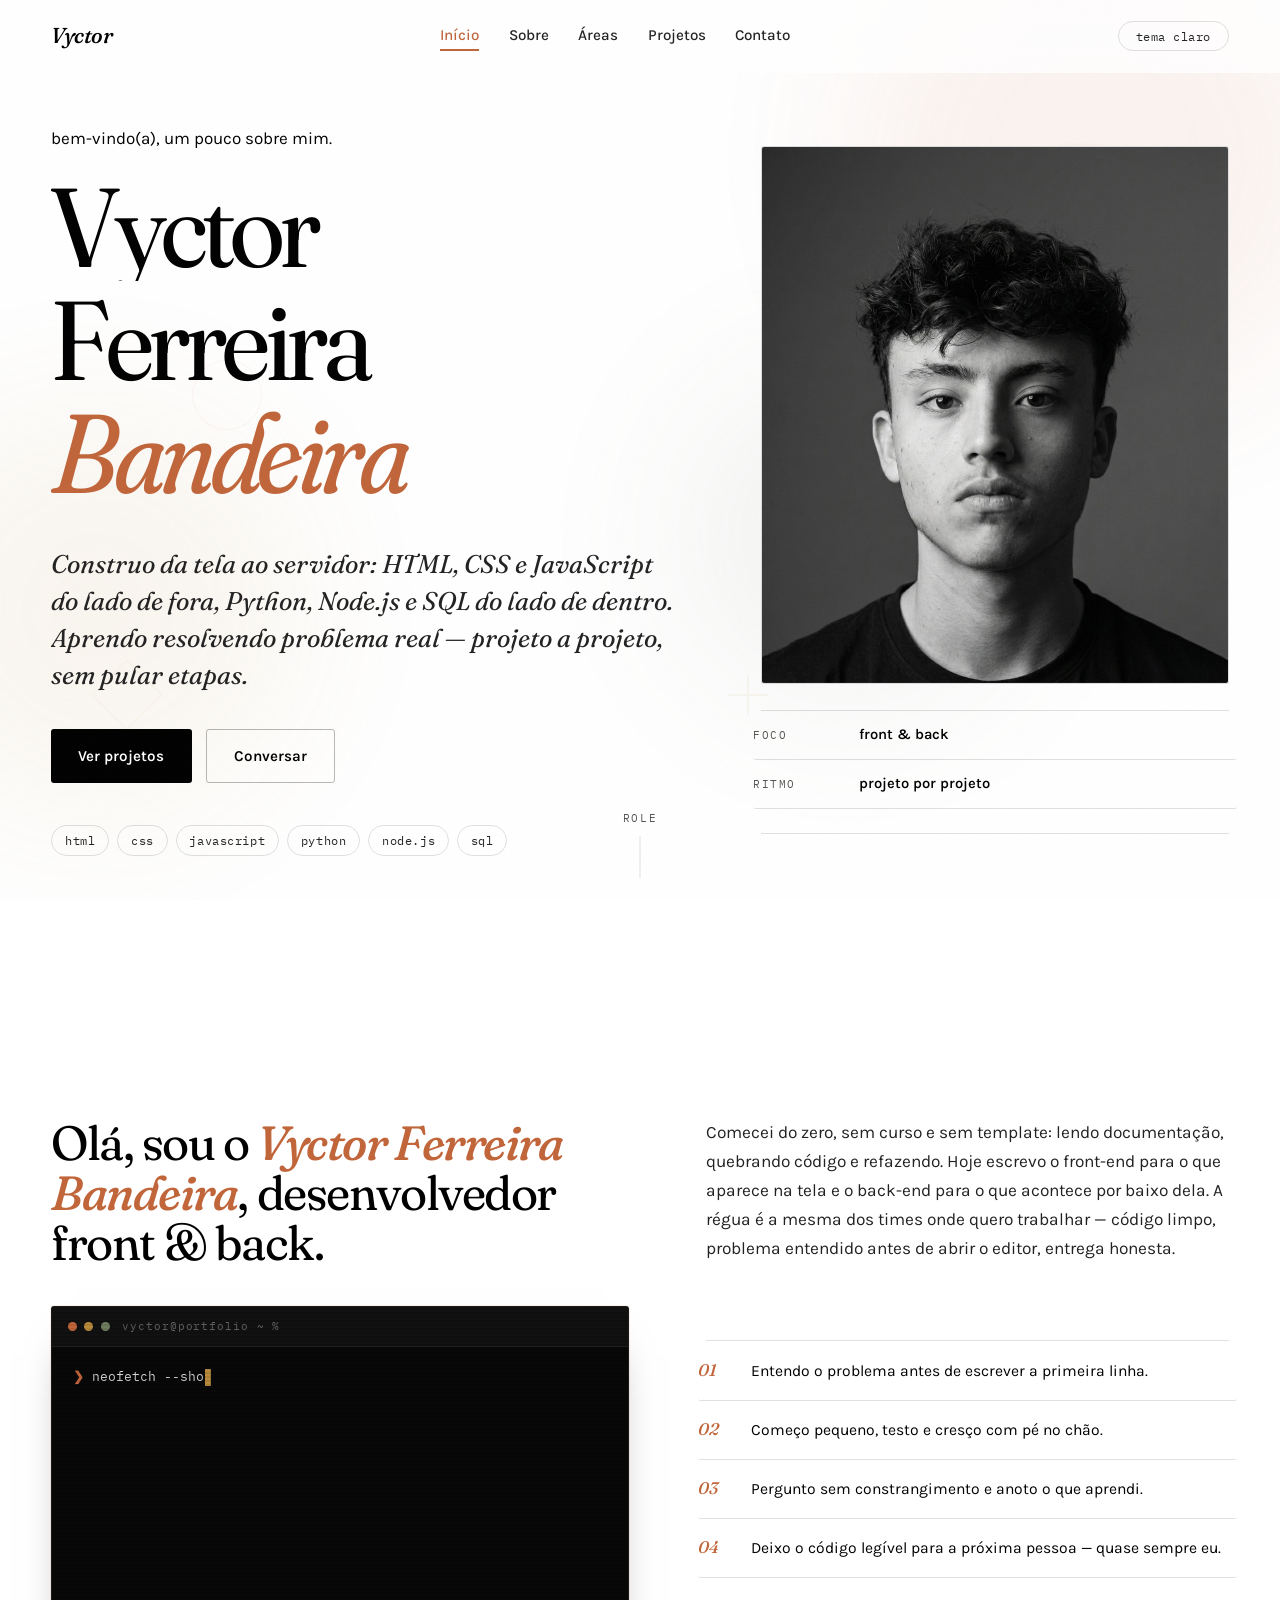
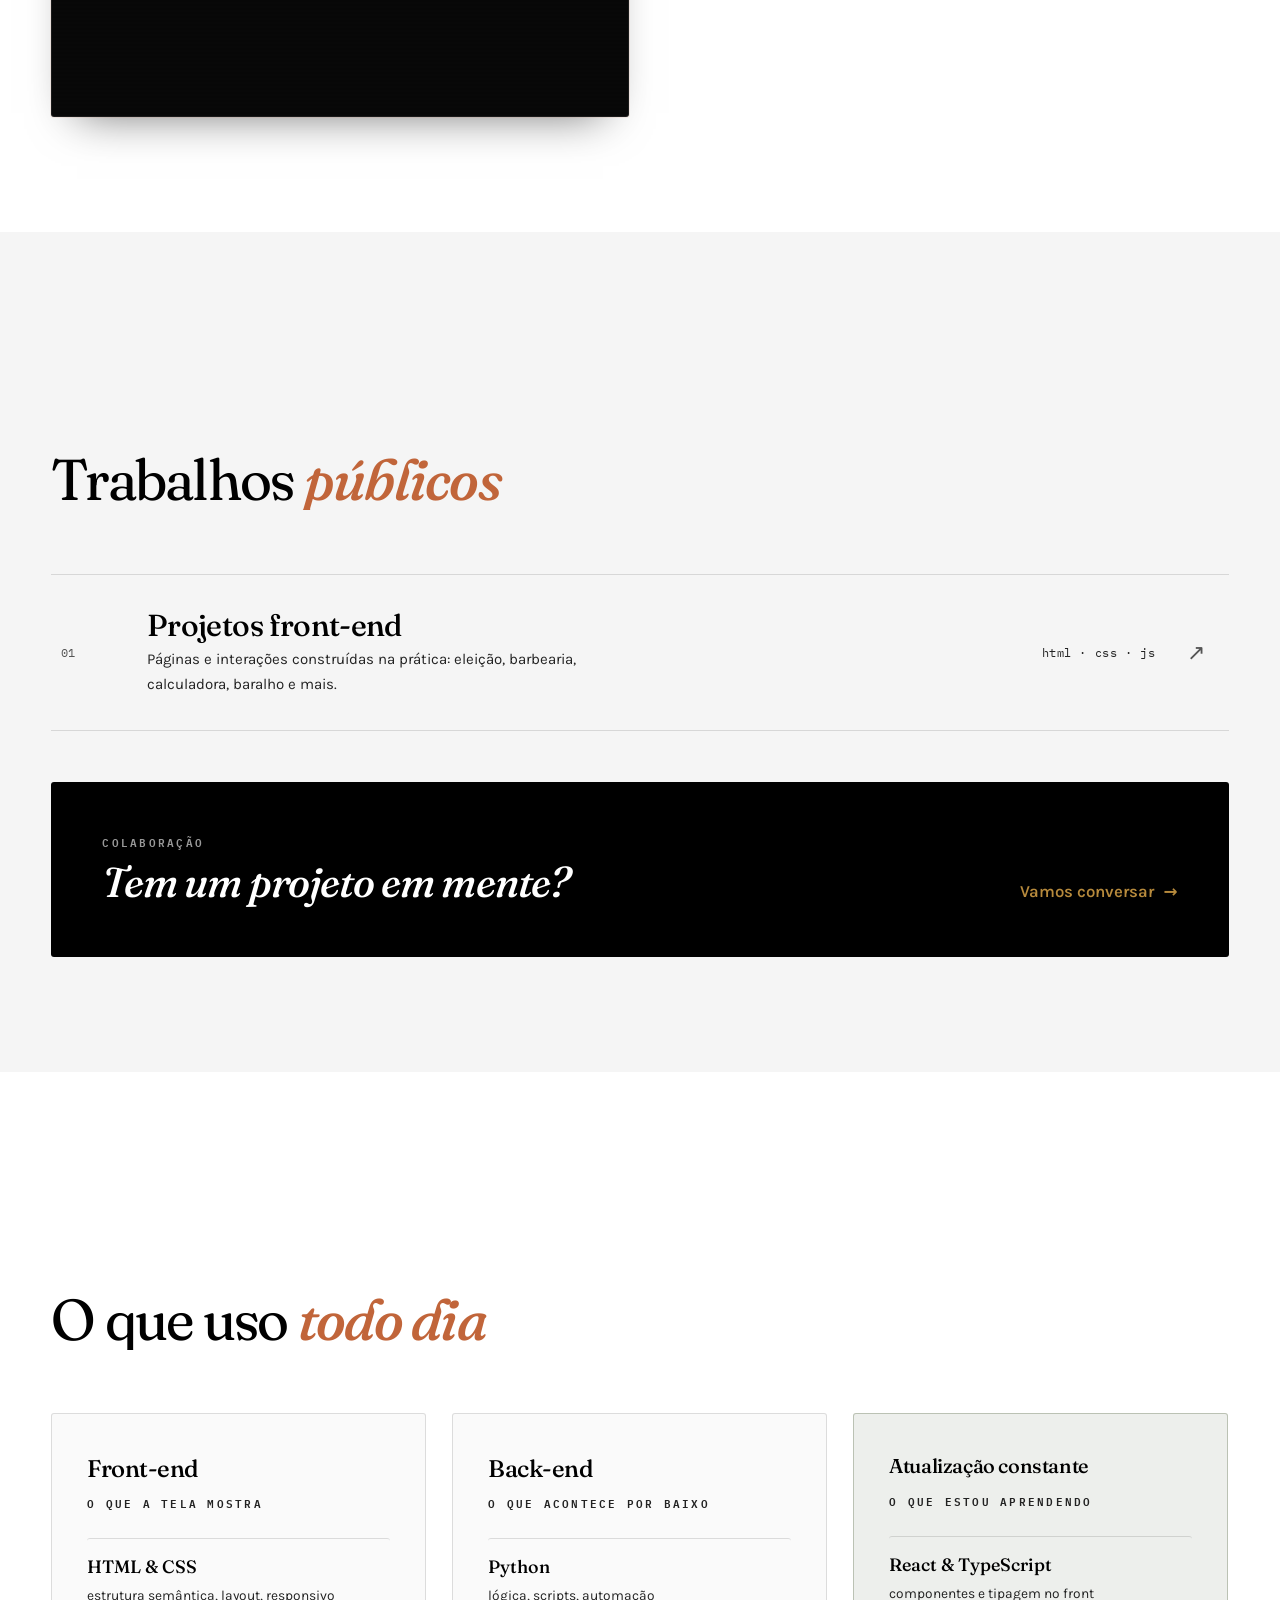
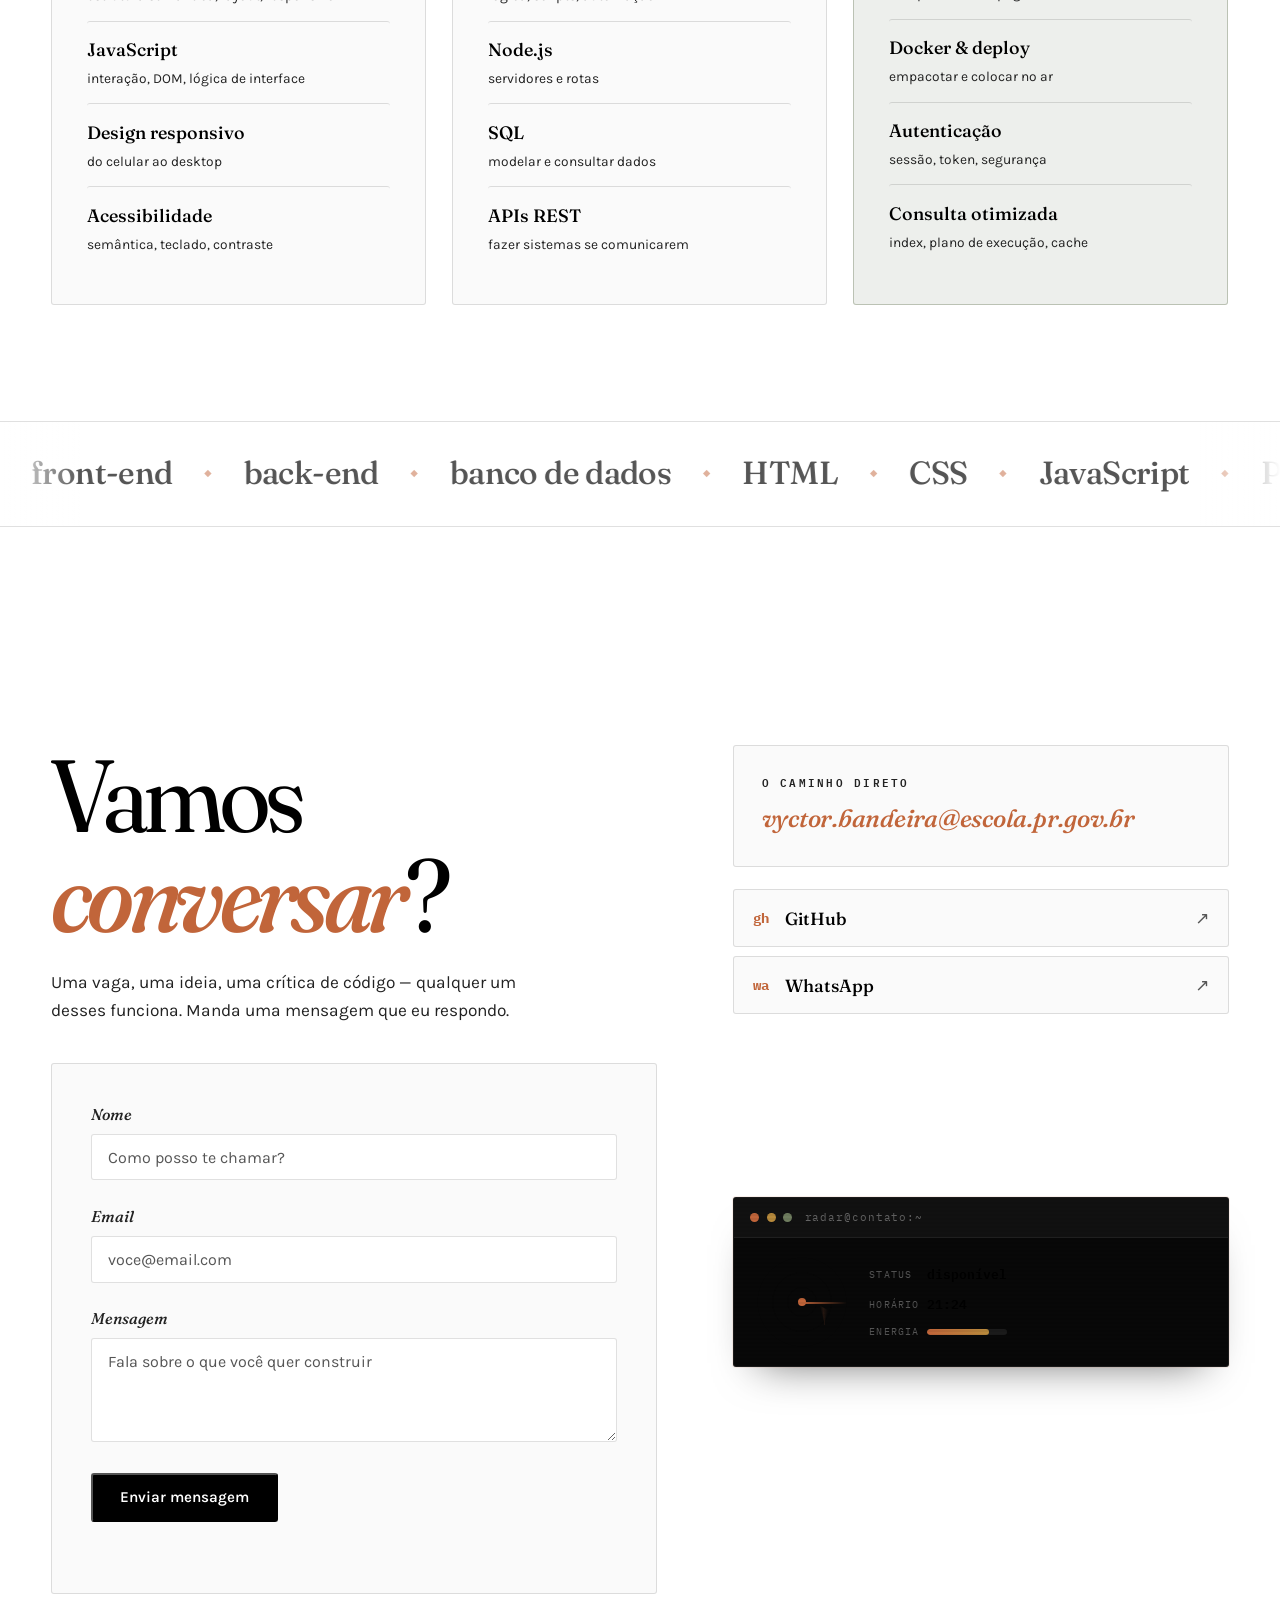
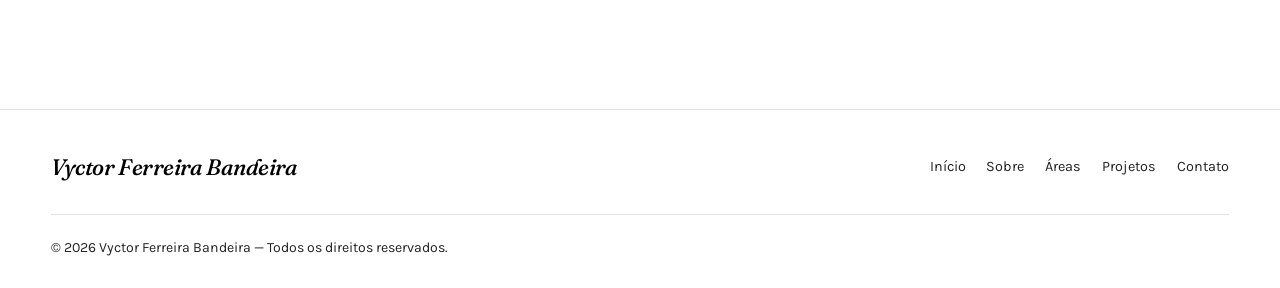
<file: index.html/index.html>
<!DOCTYPE html>
<html lang="pt-BR" data-tema="claro">
<head>
  <meta charset="UTF-8">
  <meta name="viewport" content="width=device-width, initial-scale=1.0">
  <meta name="description" content="Portfólio de Vyctor Ferreira Bandeira — desenvolvedor front-end e back-end. HTML, CSS, JavaScript, Python, Node.js e SQL, projeto a projeto.">
  <meta name="keywords" content="desenvolvedor, front-end, back-end, web, portfolio, JavaScript, Python, Node.js, HTML, CSS">
  <meta name="author" content="Vyctor Ferreira Bandeira">
  <meta name="theme-color" content="#c1653a">
  <title>Vyctor Ferreira Bandeira — desenvolvedor front & back</title>

  <!-- Open Graph -->
  <meta property="og:title" content="Vyctor Ferreira Bandeira — desenvolvedor front & back">
  <meta property="og:description" content="Portfólio de Vyctor Ferreira Bandeira — desenvolvedor front-end e back-end. HTML, CSS, JavaScript, Python, Node.js e SQL.">
  <meta property="og:type" content="website">
  <meta property="og:image" content="img/perfil.jpg">
  <meta property="og:locale" content="pt_BR">

  <!-- Twitter Card -->
  <meta name="twitter:card" content="summary_large_image">
  <meta name="twitter:title" content="Vyctor Ferreira Bandeira — desenvolvedor front & back">
  <meta name="twitter:description" content="Portfólio de Vyctor Ferreira Bandeira — desenvolvedor front-end e back-end.">
  <meta name="twitter:image" content="img/perfil.jpg">
  <link rel="icon" href="data:image/svg+xml,<svg xmlns='http://www.w3.org/2000/svg' viewBox='0 0 100 100'><rect width='100' height='100' rx='6' fill='%23221d15'/><text x='50' y='72' font-size='60' text-anchor='middle' fill='%23f1e8d8' font-family='Georgia,serif' font-style='italic'>v</text></svg>">
  <link rel="preconnect" href="https://fonts.googleapis.com">
  <link rel="preconnect" href="https://fonts.gstatic.com" crossorigin>
  <link href="https://fonts.googleapis.com/css2?family=Fraunces:ital,opsz,wght,SOFT,WONK@0,9..144,300..600,30..100,0..1;1,9..144,300..600,30..100,0..1&family=Karla:ital,wght@0,300..700;1,300..700&family=IBM+Plex+Mono:wght@400;500;600&display=swap" rel="stylesheet">
  <link rel="stylesheet" href="css/styles.css">
  <script>document.documentElement.classList.add("js");</script>
  <noscript><style>.mascara>span,.reveal,.anim-wipe,.anim-slide,.anim-slide-r,.anim-scale,.anim-flip,.anim-bounce,.anim-clip,.anim-carril,.anim-contador,.anim-linha,.term-linha{opacity:1!important;transform:none!important;clip-path:none!important;width:auto!important}</style></noscript>
</head>
<body>

  <!-- preloader -->
  <div class="preloader" id="preloader" aria-hidden="true">
    <div class="preloader-logo">V</div>
    <div class="preloader-barra"><span></span></div>
  </div>

  <!-- skip to content -->
  <a href="#topo" class="skip-link">Pular para o conteúdo</a>

  <!-- scroll progress -->
  <div class="scroll-progress" id="scrollProgress" aria-hidden="true"></div>

  <header class="barra" id="barra">
    <div class="wrap barra-inner">
      <a href="#topo" class="marca">
        <span class="logo">Vyctor</span>
      </a>

      <nav class="menu" id="menu" aria-label="Menu principal">
        <a href="#topo">Início</a>
        <a href="#sobre">Sobre</a>
        <a href="#habilidades">Áreas</a>
        <a href="#projetos">Projetos</a>
        <a href="#contato">Contato</a>
      </nav>

      <div class="barra-acoes">
        <button class="tema" id="botao-tema" aria-label="Alternar tema escuro e claro">
          <span class="tema-claro" aria-hidden="true">tema&nbsp;claro</span>
          <span class="tema-escuro" aria-hidden="true">tema&nbsp;escuro</span>
        </button>
        <button class="menu-botao" id="botao-menu" aria-label="Abrir menu" aria-expanded="false" aria-controls="menu">
          <span></span><span></span>
        </button>
      </div>
    </div>
  </header>

  <main>
    <!-- CAPA -->
    <section id="topo" class="capa" aria-label="Capa">
      <!-- gradient orbs -->
      <div class="orbs" aria-hidden="true">
        <div class="orb orb-1"></div>
        <div class="orb orb-2"></div>
        <div class="orb orb-3"></div>
      </div>

      <!-- formas 3D -->
      <div class="formas-3d" aria-hidden="true">
        <div class="forma forma-cubo"></div>
        <div class="forma forma-losango"></div>
        <div class="forma forma-triangulo"></div>
        <div class="forma forma-anel"></div>
        <div class="forma forma-cruz"></div>
      </div>

      <div class="wrap capa-grid">
        <div class="capa-texto">
          <p class="capa-rotulo anim-wipe"><span>bem-vindo(a), um pouco sobre mim.</span></p>

          <h1 class="capa-titulo">
            <span class="linha"><span class="mascara"><span>Vyctor</span></span></span>
            <span class="linha linha-2"><span class="mascara"><span><em>Ferreira</em></span></span></span>
            <span class="linha linha-3"><span class="mascara"><span>Bandeira</span></span></span>
          </h1>

          <p class="capa-sub mascara sub-a"><span>
            Construo da tela ao servidor: HTML, CSS e JavaScript do lado de fora,
            Python, Node.js e SQL do lado de dentro. Aprendo resolvendo problema
            real — projeto a projeto, sem pular etapas.
          </span></p>

          <div class="capa-acoes">
            <a href="#projetos" class="botao botao-tinta anim-bounce mag" style="--d:.35s">Ver projetos</a>
            <a href="#contato" class="botao botao-linha anim-bounce mag" style="--d:.42s">Conversar</a>
          </div>

          <ul class="capa-stack" aria-label="Tecnologias">
            <li class="anim-carril" style="--d:.5s">html</li>
            <li class="anim-carril" style="--d:.56s">css</li>
            <li class="anim-carril" style="--d:.62s">javascript</li>
            <li class="anim-carril" style="--d:.68s">python</li>
            <li class="anim-carril" style="--d:.74s">node.js</li>
            <li class="anim-carril" style="--d:.8s">sql</li>
          </ul>
        </div>

        <div class="capa-lado">
          <figure class="perfil anim-clip" id="perfil" style="--d:.15s">
            <img src="img/perfil.jpg" alt="Retrato de Vyctor Ferreira Bandeira" loading="lazy"
                 onerror="this.parentElement.classList.add('sem-foto')">
            <div class="perfil-selo" aria-hidden="true">
              <span class="perfil-mono">VFB</span>
              <span class="perfil-legenda">retrato — em breve</span>
            </div>
          </figure>

          <dl class="ficha">
            <div class="ficha-li anim-slide-r" style="--d:.25s"><dt>foco</dt><dd>front &amp; back</dd></div>
            <div class="ficha-li anim-slide-r" style="--d:.32s"><dt>ritmo</dt><dd>projeto por projeto</dd></div>
            <div class="ficha-li anim-slide-r" style="--d:.39s">
          </dl>
        </div>
      </div>

      <a class="rolar" href="#sobre" aria-label="Rolar para a seção Sobre">
        <span>role</span><span class="rolar-traco"></span>
      </a>
    </section>

    <!-- SOBRE -->
    <section id="sobre" class="secao" data-num="01" aria-label="Sobre mim">
      <div class="wrap">
        <header class="secao-cabec anim-wipe">
          <span class="secao-num anim-contador">01</span>
          <p class="rotulo">Sobre</p>
          <span class="secao-traco anim-linha" aria-hidden="true"></span>
        </header>

        <div class="sobre-grid">
          <div class="sobre-esquerda">
            <h2 class="titulo mascara reveal"><span>
              Olá, sou o <em>Vyctor Ferreira Bandeira</em>, desenvolvedor front &amp; back.
            </span></h2>

            <div class="terminal-ativo anim-scale" id="terminal-ativo" aria-hidden="true">
              <div class="term-barra">
                <span class="term-ponto term-ponto-a"></span>
                <span class="term-ponto term-ponto-b"></span>
                <span class="term-ponto term-ponto-c"></span>
                <span class="term-titulo">vyctor@portfolio ~ %</span>
              </div>
              <div class="term-corpo" id="term-corpo">
                <div class="term-linha" data-delay="400"><span class="term-prompt">❯</span> <span class="term-cmd" data-text="neofetch --short"></span><span class="term-cursor">▊</span></div>
                <div class="term-linha term-saida" data-delay="1800">  <span class="term-verde">vyctor</span>@<span class="term-azul">portfolio</span></div>
                <div class="term-linha term-saida" data-delay="1900">  OS: Linux (aprendizado)</div>
                <div class="term-linha term-saida" data-delay="2000">  Shell: <span class="term-mostarda">dedicação</span> + <span class="term-terracota">café</span></div>
                <div class="term-linha term-saida" data-delay="2100">  Uptime: <span class="term-verde">desde 2024</span></div>
                <div class="term-linha" data-delay="2800"><span class="term-prompt">❯</span> <span class="term-cmd" data-text="cat stack.json"></span><span class="term-cursor">▊</span></div>
                <div class="term-linha term-saida" data-delay="4200">  {</div>
                <div class="term-linha term-saida" data-delay="4300">    <span class="term-azul">"frontend"</span>: [<span class="term-verde">"HTML"</span>, <span class="term-verde">"CSS"</span>, <span class="term-mostarda">"JavaScript"</span>],</div>
                <div class="term-linha term-saida" data-delay="4400">    <span class="term-azul">"backend"</span>:  [<span class="term-mostarda">"Python"</span>, <span class="term-terracota">"Node.js"</span>, <span class="term-azul">"SQL"</span>],</div>
                <div class="term-linha term-saida" data-delay="4500">    <span class="term-azul">"aprendendo"</span>: [<span class="term-verde">"React"</span>, <span class="term-terracota">"Docker"</span>, <span class="term-mostarda">"TypeScript"</span>]</div>
                <div class="term-linha term-saida" data-delay="4600">  }</div>
                <div class="term-linha" data-delay="5300"><span class="term-prompt">❯</span> <span class="term-cmd" data-text="./construir --do-zero"></span><span class="term-cursor">▊</span></div>
                <div class="term-linha term-saida term-sucesso" data-delay="7000">  ✓ projeto construído com as próprias mãos</div>
                <div class="term-linha term-saida" data-delay="7300">  <span class="term-verde">▶</span> <span class="term-italico">pronto pra próxima etapa</span></div>
              </div>
            </div>
          </div>

          <div class="sobre-texto">
            <p class="anim-slide" style="--d:.1s">
              Comecei do zero, sem curso e sem template: lendo documentação, quebrando
              código e refazendo. Hoje escrevo o front-end para o que aparece na tela e
              o back-end para o que acontece por baixo dela. A régua é a mesma dos times
              onde quero trabalhar — código limpo, problema entendido antes de abrir o
              editor, entrega honesta.
            </p>

            <div class="como-trabalho">
              <h3 class="rotulo rotulo-escuro anim-wipe" style="--d:.15s">Como trabalho</h3>
              <ol>
                <li class="anim-carril" style="--d:.2s"><b>01</b><span>Entendo o problema antes de escrever a primeira linha.</span></li>
                <li class="anim-carril" style="--d:.28s"><b>02</b><span>Começo pequeno, testo e cresço com pé no chão.</span></li>
                <li class="anim-carril" style="--d:.36s"><b>03</b><span>Pergunto sem constrangimento e anoto o que aprendi.</span></li>
                <li class="anim-carril" style="--d:.44s"><b>04</b><span>Deixo o código legível para a próxima pessoa — quase sempre eu.</span></li>
              </ol>
            </div>
          </div>
        </div>
      </div>
    </section>

    <!-- PROJETOS -->
    <section id="projetos" class="secao secao-tinta" data-num="02" aria-label="Projetos">
      <div class="wrap">
        <header class="secao-cabec anim-wipe">
          <span class="secao-num anim-contador">02</span>
          <p class="rotulo">Projetos</p>
          <span class="secao-traco anim-linha" aria-hidden="true"></span>
        </header>

        <h2 class="titulo mascara reveal"><span>Trabalhos <em>públicos</em></span></h2>

        <div class="projetos-lista" id="projetos-lista">
          <a class="proj-linha anim-slide" style="--d:.05s" href="https://github.com/vyctorferreira-01/front-end" target="_blank" rel="noopener">
            <span class="proj-num">01</span>
            <span class="proj-info">
              <span class="proj-titulo">Projetos front-end</span>
              <span class="proj-desc">Páginas e interações construídas na prática: eleição, barbearia, calculadora, baralho e mais.</span>
            </span>
            <span class="proj-meta">html · css · js</span>
            <span class="proj-seta" aria-hidden="true">↗</span>
          </a>
        </div>

        <div class="projetos-cta anim-scale" style="--d:.2s">
          <div>
            <p class="rotulo rotulo-escuro">colaboração</p>
            <p class="cta-titulo">Tem um projeto em mente?</p>
          </div>
          <a href="#contato" class="cta-link">Vamos conversar <i aria-hidden="true">→</i></a>
        </div>
      </div>
    </section>

    <!-- ÁREAS -->
    <section id="habilidades" class="secao" data-num="03" aria-label="Habilidades">
      <div class="wrap">
        <header class="secao-cabec anim-wipe">
          <span class="secao-num anim-contador">03</span>
          <p class="rotulo">Áreas de atuação</p>
          <span class="secao-traco anim-linha" aria-hidden="true"></span>
        </header>

        <h2 class="titulo mascara reveal"><span>O que uso <em>todo dia</em></span></h2>

        <div class="skills-grid">
          <div class="skill-panel anim-flip" style="--d:.05s">
            <h3 class="skill-titulo">Front-end</h3>
            <p class="skill-desc rotulo">o que a tela mostra</p>
            <ul class="skill-linha">
              <li><span>HTML &amp; CSS</span><small>estrutura semântica, layout, responsivo</small></li>
              <li><span>JavaScript</span><small>interação, DOM, lógica de interface</small></li>
              <li><span>Design responsivo</span><small>do celular ao desktop</small></li>
              <li><span>Acessibilidade</span><small>semântica, teclado, contraste</small></li>
            </ul>
          </div>

          <div class="skill-panel anim-flip" style="--d:.15s">
            <h3 class="skill-titulo">Back-end</h3>
            <p class="skill-desc rotulo">o que acontece por baixo</p>
            <ul class="skill-linha">
              <li><span>Python</span><small>lógica, scripts, automação</small></li>
              <li><span>Node.js</span><small>servidores e rotas</small></li>
              <li><span>SQL</span><small>modelar e consultar dados</small></li>
              <li><span>APIs REST</span><small>fazer sistemas se comunicarem</small></li>
            </ul>
          </div>

          <div class="skill-radar anim-flip" style="--d:.25s">
            <h3 class="skill-titulo skill-titulo-pequeno">Atualização constante</h3>
            <p class="skill-desc rotulo">o que estou aprendendo</p>
            <ul class="skill-linha">
              <li><span>React &amp; TypeScript</span><small>componentes e tipagem no front</small></li>
              <li><span>Docker &amp; deploy</span><small>empacotar e colocar no ar</small></li>
              <li><span>Autenticação</span><small>sessão, token, segurança</small></li>
              <li><span>Consulta otimizada</span><small>index, plano de execução, cache</small></li>
            </ul>
          </div>
        </div>
      </div>
    </section>

    <!-- MARQUEE -->
    <div class="marquee" aria-hidden="true">
      <div class="marquee-faixa">
        <span class="marquee-item">front-end</span>
        <span class="marquee-ponto">◆</span>
        <span class="marquee-item">back-end</span>
        <span class="marquee-ponto">◆</span>
        <span class="marquee-item">banco de dados</span>
        <span class="marquee-ponto">◆</span>
        <span class="marquee-item">HTML</span>
        <span class="marquee-ponto">◆</span>
        <span class="marquee-item">CSS</span>
        <span class="marquee-ponto">◆</span>
        <span class="marquee-item">JavaScript</span>
        <span class="marquee-ponto">◆</span>
        <span class="marquee-item">Python</span>
        <span class="marquee-ponto">◆</span>
        <span class="marquee-item">Node.js</span>
        <span class="marquee-ponto">◆</span>
        <span class="marquee-item">SQL</span>
        <span class="marquee-ponto">◆</span>
        <span class="marquee-item">React</span>
        <span class="marquee-ponto">◆</span>
        <span class="marquee-item">TypeScript</span>
        <span class="marquee-ponto">◆</span>
        <span class="marquee-item">Docker</span>
        <span class="marquee-ponto">◆</span>
        <span class="marquee-item">APIs REST</span>
        <span class="marquee-ponto">◆</span>
        <span class="marquee-item">front-end</span>
        <span class="marquee-ponto">◆</span>
        <span class="marquee-item">back-end</span>
        <span class="marquee-ponto">◆</span>
        <span class="marquee-item">banco de dados</span>
        <span class="marquee-ponto">◆</span>
        <span class="marquee-item">HTML</span>
        <span class="marquee-ponto">◆</span>
        <span class="marquee-item">CSS</span>
        <span class="marquee-ponto">◆</span>
        <span class="marquee-item">JavaScript</span>
        <span class="marquee-ponto">◆</span>
        <span class="marquee-item">Python</span>
        <span class="marquee-ponto">◆</span>
        <span class="marquee-item">Node.js</span>
        <span class="marquee-ponto">◆</span>
        <span class="marquee-item">SQL</span>
        <span class="marquee-ponto">◆</span>
        <span class="marquee-item">React</span>
        <span class="marquee-ponto">◆</span>
        <span class="marquee-item">TypeScript</span>
        <span class="marquee-ponto">◆</span>
        <span class="marquee-item">Docker</span>
        <span class="marquee-ponto">◆</span>
        <span class="marquee-item">APIs REST</span>
        <span class="marquee-ponto">◆</span>
      </div>
    </div>

    <!-- CONTATO -->
    <section id="contato" class="secao" data-num="04" aria-label="Contato">
      <div class="wrap">
        <header class="secao-cabec anim-wipe">
          <span class="secao-num anim-contador">04</span>
          <p class="rotulo">Contato</p>
          <span class="secao-traco anim-linha" aria-hidden="true"></span>
        </header>

        <div class="contato-grid">
          <div class="contato-intro">
            <h2 class="titulo titulo-gigante mascara reveal"><span>Vamos <em>conversar</em>?</span></h2>
            <p class="anim-slide" style="--d:.1s">
              Uma vaga, uma ideia, uma crítica de código — qualquer um desses
              funciona. Manda uma mensagem que eu respondo.
            </p>

            <form class="formulario anim-scale" style="--d:.15s" id="formulario" novalidate>
              <label for="f-nome">Nome</label>
              <input type="text" id="f-nome" name="nome" placeholder="Como posso te chamar?" required autocomplete="name">

              <label for="f-email">Email</label>
              <input type="email" id="f-email" name="email" placeholder="voce@email.com" required autocomplete="email">

              <label for="f-msg">Mensagem</label>
              <textarea id="f-msg" name="msg" rows="4" placeholder="Fala sobre o que você quer construir" required></textarea>

              <button type="submit" class="botao botao-tinta">Enviar mensagem</button>
              <p class="form-status" id="form-status" role="status" aria-live="polite"></p>
            </form>
          </div>

          <aside class="contato-extra">
            <a href="mailto:vyctor.bandeira@escola.pr.gov.br" class="email-grande anim-scale" data-email="vyctor.bandeira@escola.pr.gov.br" style="--d:.2s">
              <span class="rotulo">o caminho direto</span>
              <span>vyctor.bandeira@escola.pr.gov.br</span>
            </a>
            <div class="toast" id="toast" aria-live="polite">Copiado!</div>

            <div class="contato-canais">
              <a href="https://github.com/vyctorferreira-01" target="_blank" rel="noopener" class="anim-bounce" style="--d:.25s">
                <b>gh</b><span>GitHub</span><i aria-hidden="true">↗</i>
              </a>
              <a href="https://wa.me/5541984721631" target="_blank" rel="noopener" class="anim-bounce" style="--d:.32s">
                <b>wa</b><span>WhatsApp</span><i aria-hidden="true">↗</i>
              </a>
            </div>

            <div class="term-status anim-scale" style="--d:.45s" aria-hidden="true">
              <div class="term-barra">
                <span class="term-ponto term-ponto-a"></span>
                <span class="term-ponto term-ponto-b"></span>
                <span class="term-ponto term-ponto-c"></span>
                <span class="term-titulo">radar@contato:~</span>
              </div>
              <div class="term-status-corpo">
                <div class="radar">
                  <div class="radar-anel radar-anel-1"></div>
                  <div class="radar-anel radar-anel-2"></div>
                  <div class="radar-anel radar-anel-3"></div>
                  <div class="radar-barra"></div>
                  <div class="radar-centro"></div>
                  <div class="radar-ponto radar-ponto-1"></div>
                  <div class="radar-ponto radar-ponto-2"></div>
                  <div class="radar-ponto radar-ponto-3"></div>
                </div>
                <div class="radar-info">
                  <div class="radar-linha">
                    <span class="radar-label">status</span>
                    <span class="radar-valor" id="status-valor">disponível</span>
                  </div>
                  <div class="radar-linha">
                    <span class="radar-label">horário</span>
                    <span class="radar-valor" id="status-hora">--:--</span>
                  </div>
                  <div class="radar-linha">
                    <span class="radar-label">energia</span>
                    <span class="radar-barra-vida">
                      <span class="radar-barra-vida-fill"></span>
                    </span>
                  </div>
                </div>
              </div>
            </div>

            <p class="contato-nota anim-slide" style="--d:.5s"></p>
          </aside>
        </div>
      </div>
    </section>
  </main>

  <footer class="rodape">
    <div class="wrap">
      <div class="rodape-topo">
        <a class="rodape-marca" href="#topo">Vyctor Ferreira Bandeira</a>
        <nav class="rodape-nav" aria-label="Rodapé">
          <a href="#topo">Início</a>
          <a href="#sobre">Sobre</a>
          <a href="#habilidades">Áreas</a>
          <a href="#projetos">Projetos</a>
          <a href="#contato">Contato</a>
        </nav>
        <button class="ao-topo" id="ao-topo" aria-label="Voltar ao topo">↑</button>
      </div>
      <div class="rodape-base">
        <p>© 2026 Vyctor Ferreira Bandeira — Todos os direitos reservados.</p>
      </div>
    </div>
  </footer>

  <!-- scroll to top -->
  <button class="ao-topo" id="aoTopo" aria-label="Voltar ao topo">
    <span class="seta" aria-hidden="true">↑</span>
  </button>

  <!-- easter egg -->
  <div class="easter-egg" id="easterEgg" aria-hidden="true">
    <div class="easter-egg-conteudo">
      <span class="easter-egg-emoji">🌮</span>
      <p class="easter-egg-texto">Você encontrou o segredo!<br>Isso não leva a lugar nenhum.</p>
    </div>
  </div>

  <script src="js/script.js"></script>
</body>
</html>
</file>
<file: index.html/css/styles.css>
/* ============================================================
   vyctor ferreira bandeira — portfólio
   conceito: editorial quente e sóbrio
   ============================================================ */

:root {
  /* PALETA — modo claro: fundo branco, texto preto nítido */
  --papel: #ffffff;
  --papel-2: #f5f5f5;
  --cartao: #fafafa;
  --tinta: #000000;
  --tinta-2: #222222;
  --tinta-3: #555555;
  --linha: rgba(0, 0, 0, 0.12);
  --linha-forte: rgba(0, 0, 0, 0.28);

  --terracota: #c1653a;
  --terracota-deep: #a24f28;
  --mostarda: #b78a3c;
  --salvia: #6f7d5f;
  --azul-glitch: #4a90d9;

  --sombra: 0 22px 44px -26px rgba(54, 42, 24, 0.32);
  --sombra-forte: 0 30px 60px -30px rgba(54, 42, 24, 0.5);

  --ease: cubic-bezier(0.2, 1, 0.3, 1);
  --ease-bote: cubic-bezier(0.16, 1, 0.3, 1);

  /* GEOMETRIA — cantos curtos, editorial */
  --r: 3px;
  --r-p: 999px;

  /* TIPO */
  --display: "Fraunces", Georgia, serif;
  --texto: "Karla", system-ui, sans-serif;
  --mono: "IBM Plex Mono", monospace;

  --cabe: 72px;
}

[data-tema="escuro"] {
  /* PALETA — modo escuro: fundo preto, texto branco nítido */
  --papel: #0a0a0a;
  --papel-2: #141414;
  --cartao: #1a1a1a;
  --tinta: #ffffff;
  --tinta-2: #e0e0e0;
  --tinta-3: #999999;
  --linha: rgba(255, 255, 255, 0.12);
  --linha-forte: rgba(255, 255, 255, 0.28);

  --terracota: #d07a48;
  --terracota-deep: #b05c30;
  --mostarda: #c99d4d;
  --salvia: #85916f;
  --azul-glitch: #5da0e9;

  --sombra: 0 22px 44px -26px rgba(0, 0, 0, 0.6);
  --sombra-forte: 0 30px 60px -30px rgba(0, 0, 0, 0.75);
}

* { margin: 0; padding: 0; box-sizing: border-box; }

html { scroll-behavior: smooth; }

body {
  font-family: var(--texto);
  font-size: 17px;
  line-height: 1.65;
  background: var(--papel);
  color: var(--tinta);
  overflow-x: hidden;
  transition: background 0.4s ease, color 0.4s ease;
}

body::before {
  content: "";
  position: fixed;
  inset: 0;
  background-image: url("data:image/svg+xml,%3Csvg xmlns='http://www.w3.org/2000/svg' width='140' height='140'%3E%3Cfilter id='n'%3E%3CfeTurbulence type='fractalNoise' baseFrequency='0.9' numOctaves='2'/%3E%3C/filter%3E%3Crect width='140' height='140' filter='url(%23n)' opacity='0.035'/%3E%3C/svg%3E");
  pointer-events: none;
  z-index: 0;
}

.wrap { width: min(1180px, 92%); margin: 0 auto; position: relative; z-index: 1; }

a { text-decoration: none; color: inherit; }
ul, ol { list-style: none; }
button { font-family: inherit; cursor: pointer; }
img { max-width: 100%; display: block; }

section { scroll-margin-top: calc(var(--cabe) + 8px); }

::selection { background: var(--terracota); color: var(--papel); }

:focus-visible {
  outline: 2px solid var(--terracota);
  outline-offset: 3px;
  border-radius: 2px;
}

.mono { font-family: var(--mono); }

/* ============ HEADER ============ */
.barra {
  position: fixed;
  top: 0;
  left: 0;
  right: 0;
  z-index: 60;
  background: color-mix(in srgb, var(--papel) 82%, transparent);
  backdrop-filter: blur(14px);
  -webkit-backdrop-filter: blur(14px);
  border-bottom: 1px solid transparent;
  transition: background 0.35s ease, border-color 0.35s ease;
}

.barra.rolada {
  background: color-mix(in srgb, var(--papel) 95%, transparent);
  border-bottom-color: var(--linha);
}

.barra-inner {
  display: flex;
  align-items: center;
  justify-content: space-between;
  height: var(--cabe);
  gap: 1rem;
}

.marca {
  display: flex;
  flex-direction: column;
  gap: 0.05rem;
  line-height: 1.15;
}

.logo {
  font-family: var(--display);
  font-style: italic;
  font-weight: 500;
  font-size: 1.35rem;
  letter-spacing: -0.02em;
}

.marca:hover .logo { color: var(--terracota); transition: color 0.2s ease; }

.menu { display: flex; align-items: center; gap: 0.15rem; }

.menu a {
  font-size: 0.95rem;
  font-weight: 500;
  color: var(--tinta-2);
  padding: 0.45rem 0.85rem;
  border-radius: var(--r-p);
  transition: color 0.2s ease, background 0.2s ease;
}

.menu a:hover { color: var(--tinta); background: color-mix(in srgb, var(--tinta) 6%, transparent); }

.menu a.ativo { color: var(--terracota); }

.barra-acoes { display: flex; align-items: center; gap: 0.75rem; }

.tema {
  font-family: var(--mono);
  font-size: 0.72rem;
  letter-spacing: 0.04em;
  color: var(--tinta-2);
  background: transparent;
  border: 1px solid var(--linha);
  border-radius: var(--r-p);
  padding: 0.42rem 0.85rem;
  transition: border-color 0.25s ease, color 0.25s ease;
  display: inline-grid;
}

.tema:hover { border-color: var(--terracota); color: var(--terracota); }

.tema span { grid-area: 1 / 1; white-space: nowrap; opacity: 0; transition: opacity 0.25s ease; }
.tema .tema-claro { opacity: 1; }
[data-tema="escuro"] .tema .tema-claro { opacity: 0; }
[data-tema="escuro"] .tema .tema-escuro { opacity: 1; }

.menu-botao {
  display: none;
  flex-direction: column;
  align-items: center;
  justify-content: center;
  gap: 5px;
  width: 40px;
  height: 40px;
  border: 1px solid var(--linha);
  border-radius: var(--r-p);
  background: transparent;
  padding: 0;
}

.menu-botao span { width: 17px; height: 2px; background: var(--tinta); border-radius: 2px; transition: transform 0.25s ease; }
.menu-botao[aria-expanded="true"] span:first-child { transform: translateY(3.5px) rotate(45deg); }
.menu-botao[aria-expanded="true"] span:last-child { transform: translateY(-3.5px) rotate(-45deg); }

/* ============ CAPA ============ */
.capa {
  min-height: 100svh;
  display: flex;
  align-items: center;
  padding: calc(var(--cabe) + 3rem) 0 2.5rem;
  overflow: hidden;
  position: relative;
}

.capa-grid {
  display: grid;
  grid-template-columns: 1.15fr 0.85fr;
  gap: clamp(2.5rem, 6vw, 6rem);
  align-items: center;
}

.capa-rotulo {
  margin-bottom: 1.4rem;
}

.capa-titulo {
  font-family: var(--display);
  font-weight: 400;
  letter-spacing: -0.04em;
  line-height: 0.95;
  font-size: clamp(3.2rem, 9vw, 7rem);
  margin-bottom: 2rem;
  font-variation-settings: "SOFT" 40;
}

.capa-titulo .linha { display: block; overflow: hidden; padding-bottom: 0.06em; }
.capa-titulo .linha-2 em { font-style: italic; font-weight: 500; color: var(--terracota); }
.capa-titulo .linha-3 { font-style: italic; color: var(--terracota); }
.capa-titulo .linha-3 .mascara > span { font-variation-settings: "SOFT" 70; }

.mascara { display: block; overflow: hidden; }

html.js .mascara > span {
  display: block;
  transform: translateY(112%);
  transition: transform 0.95s cubic-bezier(0.2, 1, 0.25, 1);
  transition-delay: var(--d, 0s);
}

html.js .mascara.visivel > span { transform: translateY(0); }

.capa-titulo .linha-3 .mascara > span { transition-delay: 0.05s; }

.capa-sub {
  max-width: 56ch;
  color: var(--tinta-2);
  font-family: var(--display);
  font-size: clamp(1.25rem, 2.4vw, 1.6rem);
  font-style: italic;
  font-weight: 400;
  line-height: 1.45;
  margin-bottom: 2.2rem;
}

.capa-sub .mascara > span { font-variation-settings: normal; }
html.js .capa-sub.mascara > span { transition-delay: 0.12s; }

.capa-acoes { display: flex; gap: 0.9rem; flex-wrap: wrap; margin-bottom: 2.6rem; }

.botao {
  display: inline-flex;
  align-items: center;
  gap: 0.5rem;
  font-weight: 600;
  font-size: 0.95rem;
  font-family: var(--texto);
  padding: 0.85rem 1.7rem;
  border-radius: var(--r);
  transition: background 0.25s ease, color 0.25s ease, border-color 0.25s ease, transform 0.2s ease;
}

.botao:active { transform: scale(0.97); }

.botao-tinta {
  background: var(--tinta);
  color: var(--papel);
}

.botao-tinta:hover { background: var(--terracota); color: var(--papel); }

.botao-linha {
  border: 1px solid var(--linha-forte);
  color: var(--tinta);
}

.botao-linha:hover { border-color: var(--terracota); color: var(--terracota); }

.capa-stack {
  display: flex;
  flex-wrap: wrap;
  gap: 0.5rem;
}

.capa-stack li {
  font-family: var(--mono);
  font-size: 0.74rem;
  letter-spacing: 0.05em;
  color: var(--tinta-2);
  border: 1px solid var(--linha);
  border-radius: var(--r-p);
  padding: 0.3rem 0.8rem;
  transition: background 0.25s ease, color 0.25s ease, border-color 0.25s ease, transform 0.25s var(--ease-bote);
  cursor: default;
}
.capa-stack li:hover {
  background: var(--terracota);
  color: var(--papel);
  border-color: var(--terracota);
  transform: translateY(-2px);
}

/* ---- lado direito ---- */
.capa-lado {
  position: relative;
  display: flex;
  flex-direction: column;
  gap: 1.6rem;
}

.perfil {
  position: relative;
  aspect-ratio: 4 / 4.6;
  border-radius: var(--r);
  overflow: hidden;
  border: 1px solid var(--linha);
  background: var(--cartao);
  box-shadow: var(--sombra-forte);
  display: block;
  text-align: center;
}

.perfil img {
  position: absolute;
  inset: 0;
  width: 100%;
  height: 100%;
  object-fit: cover;
  z-index: 2;
}

.perfil.sem-foto img { display: none; }
.perfil:not(.sem-foto) .perfil-selo { display: none; }

.perfil-selo {
  position: absolute;
  inset: 0;
  z-index: 1;
  display: flex;
  flex-direction: column;
  align-items: center;
  justify-content: center;
  gap: 0.7rem;
  padding: 2rem;
}

.perfil-mono {
  font-family: var(--display);
  font-style: italic;
  font-weight: 500;
  font-size: clamp(3rem, 7vw, 4.5rem);
  color: var(--terracota);
  letter-spacing: -0.03em;
}

.perfil-legenda {
  font-family: var(--mono);
  font-size: 0.68rem;
  letter-spacing: 0.14em;
  text-transform: uppercase;
  color: var(--tinta-3);
}

.ficha {
  border-top: 1px solid var(--linha);
  border-bottom: 1px solid var(--linha);
}

.ficha-li {
  display: flex;
  align-items: baseline;
  gap: 1rem;
  padding: 0.75rem 0;
  border-bottom: 1px solid var(--linha);
  font-size: 0.92rem;
}

.ficha-li:last-child { border-bottom: none; }

.ficha-li dt {
  font-family: var(--mono);
  font-size: 0.7rem;
  letter-spacing: 0.14em;
  text-transform: uppercase;
  color: var(--tinta-3);
  width: 90px;
  flex-shrink: 0;
}

.ficha-li dd { color: var(--tinta); font-weight: 600; }

/* hover nas fichas */
.ficha-li {
  transition: background 0.25s ease, padding-left 0.25s var(--ease);
  border-radius: var(--r);
  padding-left: 0;
  margin: 0 -0.5rem;
  padding-right: 0.5rem;
}
.ficha-li:hover {
  background: color-mix(in srgb, var(--terracota) 6%, transparent);
  padding-left: 0.5rem;
}
.ficha-li:hover dt { color: var(--terracota); }

/* rolar */
.rolar {
  position: absolute;
  bottom: 1.4rem;
  left: 50%;
  transform: translateX(-50%);
  display: flex;
  flex-direction: column;
  align-items: center;
  gap: 0.5rem;
  font-family: var(--mono);
  font-size: 0.68rem;
  letter-spacing: 0.16em;
  text-transform: uppercase;
  color: var(--tinta-3);
}

.rolar-traco {
  width: 1px;
  height: 42px;
  background: var(--linha);
  position: relative;
  overflow: hidden;
}

.rolar-traco::after {
  content: "";
  position: absolute;
  top: -100%;
  left: 0;
  width: 100%;
  height: 100%;
  background: var(--terracota);
  animation: descer 1.8s ease-in-out infinite;
}

@keyframes descer { to { top: 100%; } }

/* ============ SEÇÕES ============ */
.secao { padding: clamp(4.5rem, 9vw, 7.5rem) 0; position: relative; }

.secao-tinta { background: var(--papel-2); }

.secao-cabec {
  display: flex;
  align-items: center;
  gap: 1.1rem;
  margin-bottom: clamp(2.8rem, 6vw, 4.5rem);
}

.secao-num {
  font-family: var(--mono);
  font-size: 0.74rem;
  color: var(--terracota);
  border: 1px solid color-mix(in srgb, var(--terracota) 45%, transparent);
  border-radius: var(--r-p);
  padding: 0.28rem 0.65rem;
  letter-spacing: 0.06em;
  transition: background 0.25s ease, color 0.25s ease, transform 0.25s var(--ease-bote);
  cursor: default;
}
.secao-num:hover {
  background: var(--terracota);
  color: var(--papel);
  transform: scale(1.1);
}

.rotulo {
  font-family: var(--mono);
  font-size: 0.7rem;
  letter-spacing: 0.2em;
  text-transform: uppercase;
  color: var(--tinta-2);
  font-weight: 600;
}

.rotulo-escuro { color: var(--tinta-2); }

.secao-traco { flex: 1; height: 1px; background: var(--linha); }

.titulo {
  font-family: var(--display);
  font-weight: 400;
  letter-spacing: -0.03em;
  line-height: 1.04;
  font-size: clamp(2.1rem, 5vw, 3.6rem);
  font-variation-settings: "SOFT" 45;
}

.titulo em { font-style: italic; color: var(--terracota); font-weight: 500; }

.titulo-gigante { font-size: clamp(2.8rem, 8vw, 6.5rem); letter-spacing: -0.045em; line-height: 0.98; }

/* ============ SISTEMA DE ANIMAÇÕES POR SEÇÃO ============ */

/* --- Wipe (títulos de seção) --- */
html.js .anim-wipe {
  clip-path: inset(0 100% 0 0);
  transition: clip-path 0.9s var(--ease);
  transition-delay: var(--d, 0s);
}
html.js .anim-wipe.visivel { clip-path: inset(0 0% 0 0); }

/* --- Slide-esquerda (parágrafos, texto) --- */
html.js .anim-slide {
  opacity: 0;
  transform: translateX(-30px);
  transition: opacity 0.7s var(--ease), transform 0.7s var(--ease);
  transition-delay: var(--d, 0s);
}
html.js .anim-slide.visivel { opacity: 1; transform: translateX(0); }

/* --- Slide-direita (elementos vindos da direita) --- */
html.js .anim-slide-r {
  opacity: 0;
  transform: translateX(30px);
  transition: opacity 0.7s var(--ease), transform 0.7s var(--ease);
  transition-delay: var(--d, 0s);
}
html.js .anim-slide-r.visivel { opacity: 1; transform: translateX(0); }

/* --- Scale (blocos que crescem do centro) --- */
html.js .anim-scale {
  opacity: 0;
  transform: scale(0.92);
  transition: opacity 0.6s var(--ease), transform 0.6s var(--ease-bote);
  transition-delay: var(--d, 0s);
}
html.js .anim-scale.visivel { opacity: 1; transform: scale(1); }

/* --- Flip 3D (painéis de skills) --- */
html.js .anim-flip {
  opacity: 0;
  transform: perspective(900px) rotateY(-18deg) translateX(-20px);
  transition: opacity 0.8s var(--ease), transform 0.8s var(--ease-bote);
  transition-delay: var(--d, 0s);
}
html.js .anim-flip.visivel { opacity: 1; transform: perspective(900px) rotateY(0) translateX(0); }

/* --- Bounce-subir (elementos que sobem com bounce) --- */
html.js .anim-bounce {
  opacity: 0;
  transform: translateY(40px);
  transition: opacity 0.6s var(--ease), transform 0.6s var(--ease-bote);
  transition-delay: var(--d, 0s);
}
html.js .anim-bounce.visivel { opacity: 1; transform: translateY(0); }

/* --- Clip-circular (foto de perfil) --- */
html.js .anim-clip {
  clip-path: circle(0% at 50% 50%);
  transition: clip-path 1s var(--ease-bote);
  transition-delay: var(--d, 0s);
}
html.js .anim-clip.visivel { clip-path: circle(75% at 50% 50%); }

/* --- Carril (itens de lista entram pelo lado) --- */
html.js .anim-carril {
  opacity: 0;
  transform: translateX(-100%);
  transition: opacity 0.5s var(--ease), transform 0.6s var(--ease-bote);
  transition-delay: var(--d, 0s);
}
html.js .anim-carril.visivel { opacity: 1; transform: translateX(0); }

/* --- Contador (número da seção sobe) --- */
html.js .anim-contador {
  opacity: 0;
  transform: translateY(12px) scale(0.8);
  transition: opacity 0.5s var(--ease), transform 0.5s var(--ease-bote);
  transition-delay: var(--d, 0s);
}
html.js .anim-contador.visivel { opacity: 1; transform: translateY(0) scale(1); }

/* --- Digitador (terminal) --- */
html.js .anim-digitar {
  overflow: hidden;
  white-space: nowrap;
  border-right: 2px solid transparent;
  width: 0;
  transition: width 0.8s steps(30, end);
  transition-delay: var(--d, 0s);
}
html.js .anim-digitar.visivel { width: 100%; }

/* --- Linha-zerar (borda que cresce da esquerda) --- */
html.js .anim-linha {
  transform: scaleX(0);
  transform-origin: left;
  transition: transform 0.7s var(--ease);
  transition-delay: var(--d, 0s);
}
html.js .anim-linha.visivel { transform: scaleX(1); }

/* --- Scroll antigo (fallback) --- */
html.js .reveal {
  opacity: 0;
  transform: translateY(22px);
  transition: opacity 0.8s cubic-bezier(0.2, 1, 0.25, 1),
              transform 0.8s cubic-bezier(0.2, 1, 0.25, 1);
  transition-delay: var(--d, 0s);
  will-change: opacity, transform;
}
html.js .reveal.visivel { opacity: 1; transform: translateY(0); }

/* ============ SOBRE ============ */

/* layout da grid — esquerda com título + terminal, direita com texto */
.sobre-grid {
  display: grid;
  grid-template-columns: 1.05fr 0.95fr;
  gap: clamp(2rem, 6vw, 5rem);
}
.sobre-esquerda { display: flex; flex-direction: column; }
.sobre-grid .titulo { font-size: clamp(1.9rem, 4.2vw, 3rem); }

/* terminal animado */
.terminal-ativo {
  font-family: var(--mono);
  background: #080808;
  color: #d4d4d4;
  border: 1px solid rgba(255, 255, 255, 0.08);
  border-radius: var(--r);
  overflow: hidden;
  margin-top: clamp(1.5rem, 3vw, 2.5rem);
  flex: 1;
  display: flex;
  flex-direction: column;
  position: relative;
  box-shadow:
    0 0 0 1px rgba(193, 101, 58, 0.1),
    0 22px 44px -26px rgba(0, 0, 0, 0.6);
  transition: box-shadow 0.4s ease, border-color 0.4s ease;
  animation: flutuar-term 5s ease-in-out infinite alternate;
}

@keyframes flutuar-term {
  0%   { transform: translateY(0); }
  100% { transform: translateY(-10px); }
}
.terminal-ativo:hover {
  border-color: rgba(193, 101, 58, 0.3);
  box-shadow:
    0 0 0 2px rgba(193, 101, 58, 0.3),
    0 0 30px -6px rgba(193, 101, 58, 0.25),
    0 32px 54px -26px rgba(0, 0, 0, 0.65);
  animation-play-state: paused;
}

/* scanline sutil */
.terminal-ativo::after {
  content: "";
  position: absolute;
  inset: 0;
  background: repeating-linear-gradient(
    0deg,
    transparent,
    transparent 2px,
    rgba(0, 0, 0, 0.08) 2px,
    rgba(0, 0, 0, 0.08) 4px
  );
  pointer-events: none;
  z-index: 5;
}

/* glow de fundo sutil */
.terminal-ativo::before {
  content: "";
  position: absolute;
  top: -1px;
  left: 20%;
  right: 20%;
  height: 1px;
  background: linear-gradient(90deg, transparent, var(--terracota), transparent);
  opacity: 0.6;
  z-index: 6;
}

.term-barra {
  display: flex;
  align-items: center;
  gap: 0.45rem;
  padding: 0.65rem 1rem;
  background: #111;
  border-bottom: 1px solid rgba(255, 255, 255, 0.06);
  position: relative;
  z-index: 2;
}

.term-ponto { width: 9px; height: 9px; border-radius: 50%; }
.term-ponto-a { background: var(--terracota); }
.term-ponto-b { background: var(--mostarda); }
.term-ponto-c { background: var(--salvia); }

.term-titulo {
  margin-left: 0.35rem;
  font-size: 0.7rem;
  letter-spacing: 0.08em;
  color: rgba(255, 255, 255, 0.35);
}

.term-corpo {
  padding: 1.1rem 1.3rem 1.3rem;
  font-size: 0.82rem;
  line-height: 1.8;
  position: relative;
  z-index: 2;
}

/* linhas do terminal */
.term-linha {
  white-space: nowrap;
  opacity: 0;
  transform: translateY(4px);
  transition: opacity 0.3s ease, transform 0.3s ease;
}
.term-linha.visivel {
  opacity: 1;
  transform: translateY(0);
}

.term-prompt { color: var(--terracota); font-weight: 600; }

/* cores do terminal */
.term-verde { color: #6ec86e; }
.term-azul { color: #6cb4ee; }
.term-mostarda { color: #d4a843; }
.term-terracota { color: #d07a48; }
.term-italico { font-style: italic; }
.term-sucesso { color: #6ec86e; }

/* cursor piscando */
.term-cursor {
  display: inline-block;
  color: var(--mostarda);
  animation: piscar 1s steps(2, start) infinite;
  margin-left: 1px;
}

@keyframes piscar { 50% { opacity: 0; } }

/* Glow no output de sucesso */
.term-sucesso.visivel {
  text-shadow: 0 0 8px rgba(110, 200, 110, 0.4);
}

@media (max-width: 480px) {
  .term-corpo { font-size: 0.72rem; overflow-x: auto; }
  .terminal-ativo { min-height: 280px; }
}

.sobre-texto > p { color: var(--tinta-2); max-width: 56ch; font-size: 1.08rem; line-height: 1.68; }

.como-trabalho { margin-top: 2.6rem; }

.como-trabalho .rotulo { display: block; margin-bottom: 1.1rem; }

.como-trabalho ol { border-top: 1px solid var(--linha); }

.como-trabalho li {
  display: flex;
  align-items: baseline;
  gap: 1.1rem;
  padding: 0.95rem 0;
  border-bottom: 1px solid var(--linha);
  font-size: 0.98rem;
  color: var(--tinta);
  transition: background 0.25s ease, padding-left 0.25s var(--ease);
  border-radius: var(--r);
  margin: 0 -0.5rem;
  padding-left: 0;
  padding-right: 0.5rem;
}
.como-trabalho li:hover {
  background: color-mix(in srgb, var(--terracota) 5%, transparent);
  padding-left: 0.5rem;
}
.como-trabalho li:hover b { transform: scale(1.15); transition: transform 0.25s var(--ease-bote); }

.como-trabalho b {
  font-family: var(--display);
  font-style: italic;
  color: var(--terracota);
  font-weight: 500;
  font-size: 1.05rem;
  width: 2.2rem;
  flex-shrink: 0;
}

/* ============ PROJETOS — lista editorial ============ */
.projetos-lista { margin-top: clamp(2.5rem, 5vw, 4rem); }

.proj-linha {
  display: grid;
  grid-template-columns: 54px 1fr auto 32px;
  align-items: center;
  gap: clamp(1rem, 3vw, 2rem);
  padding: clamp(1.3rem, 3vw, 2.1rem) 0.6rem;
  border-top: 1px solid var(--linha);
  transition: background 0.3s ease, padding-left 0.35s cubic-bezier(0.2, 1, 0.25, 1), padding-right 0.35s cubic-bezier(0.2, 1, 0.25, 1);
}

.proj-linha:last-of-type { border-bottom: 1px solid var(--linha); }

.proj-linha:hover {
  background: transparent;
}

.proj-num {
  font-family: var(--mono);
  font-size: 0.78rem;
  color: var(--tinta-3);
}

.proj-info { display: flex; flex-direction: column; gap: 0.3rem; min-width: 0; }

.proj-titulo {
  font-family: var(--display);
  font-weight: 500;
  font-size: clamp(1.35rem, 3vw, 1.9rem);
  letter-spacing: -0.02em;
  line-height: 1.1;
}

.proj-desc { color: var(--tinta-2); font-size: 0.94rem; max-width: 56ch; }

.proj-meta {
  font-family: var(--mono);
  font-size: 0.72rem;
  color: var(--tinta-2);
  letter-spacing: 0.05em;
  white-space: nowrap;
}

.proj-seta {
  font-family: var(--display);
  font-size: 1.4rem;
  color: var(--tinta-3);
  transition: transform 0.3s cubic-bezier(0.2, 1, 0.25, 1), color 0.3s ease;
}

/* CTA */
.projetos-cta {
  margin-top: 3.2rem;
  padding: clamp(2rem, 5vw, 3.2rem);
  background: var(--tinta);
  color: var(--papel);
  border-radius: var(--r);
  display: flex;
  align-items: flex-end;
  justify-content: space-between;
  gap: 1.5rem;
  flex-wrap: wrap;
  transition: transform 0.35s var(--ease-bote), box-shadow 0.35s ease;
}
.projetos-cta:hover {
  transform: translateY(-4px);
  box-shadow:
    0 0 0 2px var(--terracota),
    0 0 24px -4px rgba(193, 101, 58, 0.5),
    0 16px 40px -12px rgba(0, 0, 0, 0.3);
}

.projetos-cta .rotulo { color: color-mix(in srgb, var(--papel) 60%, transparent); display: block; margin-bottom: 0.5rem; }

.cta-titulo {
  font-family: var(--display);
  font-style: italic;
  font-weight: 500;
  font-size: clamp(1.5rem, 4vw, 2.6rem);
  letter-spacing: -0.02em;
  line-height: 1.1;
}

.cta-link {
  display: inline-flex;
  align-items: center;
  gap: 0.6rem;
  font-weight: 600;
  color: var(--mostarda);
  font-size: 1.05rem;
}

.cta-link i { font-style: normal; transition: transform 0.3s cubic-bezier(0.2, 1, 0.25, 1); }
.cta-link:hover i { transform: translateX(5px); }

/* ============ ÁREAS DE ATUAÇÃO ============ */
.skills-grid {
  display: grid;
  grid-template-columns: repeat(3, 1fr);
  gap: 1.6rem;
  margin-top: clamp(2.5rem, 5vw, 4rem);
  perspective: 1200px;
}

.skill-panel {
  background: var(--cartao);
  border: 1px solid var(--linha);
  border-radius: var(--r);
  padding: clamp(1.6rem, 3vw, 2.2rem);
  display: flex;
  flex-direction: column;
  animation: flutuar-painel 6s ease-in-out infinite alternate;
}
/* flutuação diferente para cada painel */
.skill-panel:nth-child(1) { animation: flutuar-painel 4s ease-in-out infinite alternate; }
.skill-panel:nth-child(2) { animation: flutuar-painel 4.4s ease-in-out 0.3s infinite alternate; }
.skill-radar               { animation: flutuar-painel 4.2s ease-in-out 0.6s infinite alternate; }

@keyframes flutuar-painel {
  0%   { transform: translateY(0) rotateX(0deg); }
  100% { transform: translateY(-8px) rotateX(1deg); }
}

.skill-titulo {
  font-family: var(--display);
  font-weight: 500;
  font-size: 1.5rem;
  letter-spacing: -0.02em;
  transition: color 0.25s ease, text-shadow 0.3s ease;
}
.skill-titulo:hover {
  color: var(--terracota);
  text-shadow: 0 0 12px rgba(193, 101, 58, 0.3);
}

.skill-titulo-pequeno { font-size: 1.25rem; }

.skill-desc { margin: 0.3rem 0 1.6rem; }

.skill-linha li {
  display: flex;
  flex-direction: column;
  gap: 0.15rem;
  padding: 0.85rem 0;
  border-top: 1px solid var(--linha);
}

.skill-linha li span {
  font-family: var(--display);
  font-weight: 500;
  font-size: 1.12rem;
  transition: color 0.25s ease, transform 0.25s var(--ease-bote), text-shadow 0.3s ease;
  display: inline-block;
}
.skill-linha li:hover span {
  color: var(--terracota);
  transform: translateX(4px);
  text-shadow: 0 0 10px rgba(193, 101, 58, 0.25);
}
.skill-linha li small { color: var(--tinta-2); font-size: 0.86rem; }

.skill-radar {
  background: color-mix(in srgb, var(--salvia) 9%, var(--cartao));
  border: 1px solid color-mix(in srgb, var(--salvia) 40%, transparent);
  border-radius: var(--r);
  padding: clamp(1.6rem, 3vw, 2.2rem);
  display: flex;
  flex-direction: column;
}

.skill-radar .skill-titulo { margin-bottom: 0.3rem; }

.skill-radar .skill-desc { margin-bottom: 1.6rem; }

/* hover nos painéis de skills — glow terracota + pausa flutuação */
.skill-panel,
.skill-radar {
  transition: box-shadow 0.35s ease, border-color 0.3s ease, filter 0.35s ease;
}
.skill-panel:hover,
.skill-radar:hover {
  animation-play-state: paused;
  box-shadow:
    0 0 0 2px var(--terracota),
    0 0 20px -4px rgba(193, 101, 58, 0.45),
    0 12px 32px -8px rgba(0, 0, 0, 0.18);
  border-color: var(--terracota);
  filter: brightness(1.03);
}
[data-tema="escuro"] .skill-panel:hover,
[data-tema="escuro"] .skill-radar:hover {
  box-shadow:
    0 0 0 2px var(--terracota),
    0 0 28px -4px rgba(208, 122, 72, 0.55),
    0 12px 32px -8px rgba(0, 0, 0, 0.5);
  filter: brightness(1.08);
}

/* hover nos itens de skill */
.skill-linha li {
  transition: background 0.25s ease, padding-left 0.25s var(--ease);
  border-radius: var(--r);
  padding-left: 0;
}
.skill-linha li:hover {
  background: color-mix(in srgb, var(--terracota) 5%, transparent);
  padding-left: 0.6rem;
}

/* tiny dot animado nos títulos dos skills */
.skill-titulo::after {
  content: "";
  display: inline-block;
  width: 6px;
  height: 6px;
  background: var(--terracota);
  border-radius: 50%;
  margin-left: 0.5rem;
  vertical-align: middle;
  opacity: 0;
  transform: scale(0);
  transition: opacity 0.3s ease, transform 0.3s var(--ease-bote);
}
.skill-panel:hover .skill-titulo::after,
.skill-radar:hover .skill-titulo::after {
  opacity: 1;
  transform: scale(1);
}

/* ============ MARQUEE ============ */
.marquee {
  overflow: hidden;
  padding: 1.6rem 0;
  border-top: 1px solid var(--linha);
  border-bottom: 1px solid var(--linha);
  background: var(--papel);
  position: relative;
}

/* fade nas bordas */
.marquee::before,
.marquee::after {
  content: "";
  position: absolute;
  top: 0;
  bottom: 0;
  width: 80px;
  z-index: 2;
  pointer-events: none;
}
.marquee::before {
  left: 0;
  background: linear-gradient(90deg, var(--papel), transparent);
}
.marquee::after {
  right: 0;
  background: linear-gradient(270deg, var(--papel), transparent);
}

.marquee-faixa {
  display: flex;
  align-items: center;
  gap: 2rem;
  white-space: nowrap;
  animation: marquee-scroll 30s linear infinite;
  width: max-content;
}

@keyframes marquee-scroll {
  from { transform: translateX(0); }
  to   { transform: translateX(-50%); }
}

.marquee-item {
  font-family: var(--display);
  font-weight: 500;
  font-size: clamp(1.3rem, 3vw, 2rem);
  letter-spacing: -0.02em;
  color: var(--tinta-3);
  transition: color 0.3s ease;
}
.marquee-item:hover {
  color: var(--terracota);
}

.marquee-ponto {
  font-size: 0.6rem;
  color: var(--terracota);
  opacity: 0.5;
}

/* ============ CONTATO ============ */
.contato-grid {
  display: grid;
  grid-template-columns: 1.1fr 0.9fr;
  gap: clamp(2.5rem, 6vw, 5.5rem);
  margin-top: clamp(1.5rem, 4vw, 3rem);
}

.contato-intro .titulo { margin-bottom: 1.4rem; }

.contato-intro > p { color: var(--tinta-2); max-width: 48ch; font-size: 1.08rem; }

.formulario {
  display: flex;
  flex-direction: column;
  gap: 0.35rem;
  margin-top: 2.4rem;
  background: var(--cartao);
  border: 1px solid var(--linha);
  border-radius: var(--r);
  padding: clamp(1.7rem, 3.5vw, 2.4rem);
}

.formulario label {
  font-family: var(--display);
  font-weight: 500;
  font-size: 0.98rem;
  font-style: italic;
  color: var(--tinta-2);
  margin-top: 1.15rem;
}

.formulario label:first-of-type { margin-top: 0; }

.formulario input,
.formulario textarea {
  font-family: inherit;
  font-size: 1rem;
  color: var(--tinta);
  background: var(--papel);
  border: 1px solid var(--linha);
  border-radius: var(--r);
  padding: 0.8rem 1rem;
  outline: none;
  resize: vertical;
  transition: border-color 0.25s ease, box-shadow 0.25s ease;
}

.formulario input::placeholder,
.formulario textarea::placeholder { color: var(--tinta-3); }

.formulario input:focus,
.formulario textarea:focus {
  border-color: var(--terracota);
  box-shadow: 0 0 0 3px color-mix(in srgb, var(--terracota) 16%, transparent);
}

.formulario .botao { margin-top: 1.6rem; align-self: flex-start; }

.form-status {
  font-size: 0.88rem;
  color: var(--salvia);
  min-height: 1.3em;
  margin-top: 0.55rem;
  font-style: italic;
}

.form-status.erro { color: var(--terracota); }

.contato-extra { display: flex; flex-direction: column; gap: 1.4rem; }

.email-grande {
  display: flex;
  flex-direction: column;
  gap: 0.4rem;
  border: 1px solid var(--linha);
  border-radius: var(--r);
  background: var(--cartao);
  padding: 1.7rem;
  transition: border-color 0.3s ease, transform 0.3s ease;
  word-break: break-word;
  position: relative;
}

.email-grande:hover {
  border-color: var(--terracota);
  transform: translateY(-3px);
  box-shadow:
    0 0 0 2px var(--terracota),
    0 0 20px -4px rgba(193, 101, 58, 0.4),
    0 8px 24px -8px rgba(0, 0, 0, 0.15);
}

.email-grande span:last-child {
  font-family: var(--display);
  font-style: italic;
  font-weight: 500;
  font-size: clamp(1.15rem, 2.6vw, 1.55rem);
  color: var(--terracota);
  letter-spacing: -0.01em;
}

.contato-canais { display: grid; gap: 0.55rem; }

.contato-canais a {
  display: flex;
  align-items: center;
  gap: 1rem;
  border: 1px solid var(--linha);
  border-radius: var(--r);
  padding: 0.85rem 1.15rem;
  background: var(--cartao);
  transition: border-color 0.25s ease, transform 0.25s ease;
}

.contato-canais a:hover {
  border-color: var(--terracota);
  transform: translateX(6px);
  box-shadow:
    inset 3px 0 0 var(--terracota),
    0 0 16px -4px rgba(193, 101, 58, 0.35);
}

.contato-canais b {
  font-family: var(--mono);
  color: var(--terracota);
  font-size: 0.85rem;
}

.contato-canais span { flex: 1; font-family: var(--display); font-weight: 500; font-size: 1.1rem; }

.contato-canais i { font-style: normal; color: var(--tinta-3); transition: transform 0.25s ease, color 0.25s ease; }
.contato-canais a:hover i { transform: translate(3px, -3px); color: var(--terracota); }

/* terminal de status (radar) flutuante */
.term-status {
  font-family: var(--mono);
  background: #080808;
  color: #d4d4d4;
  border: 1px solid rgba(255, 255, 255, 0.08);
  border-radius: var(--r);
  overflow: hidden;
  margin-top: 10rem;
  position: relative;
  box-shadow:
    0 0 0 1px rgba(193, 101, 58, 0.1),
    0 22px 44px -26px rgba(0, 0, 0, 0.6);
  transition: box-shadow 0.4s ease, border-color 0.4s ease;
  animation: flutuar-term-status 7s ease-in-out infinite alternate;
}

@keyframes flutuar-term-status {
  0%   { transform: translateY(0); }
  100% { transform: translateY(-8px); }
}

/* scanline sutil */
.term-status::after {
  content: "";
  position: absolute;
  inset: 0;
  background: repeating-linear-gradient(
    0deg,
    transparent,
    transparent 2px,
    rgba(0, 0, 0, 0.06) 2px,
    rgba(0, 0, 0, 0.06) 4px
  );
  pointer-events: none;
  z-index: 5;
}

/* glow topo */
.term-status::before {
  content: "";
  position: absolute;
  top: -1px;
  left: 15%;
  right: 15%;
  height: 1px;
  background: linear-gradient(90deg, transparent, var(--terracota), transparent);
  opacity: 0.5;
  z-index: 6;
}

.term-status:hover {
  animation-play-state: paused;
  border-color: rgba(193, 101, 58, 0.3);
  box-shadow:
    0 0 0 2px rgba(193, 101, 58, 0.25),
    0 0 24px -4px rgba(193, 101, 58, 0.3),
    0 22px 44px -26px rgba(0, 0, 0, 0.6);
}

.term-status .term-barra {
  background: #111;
  border-bottom: 1px solid rgba(255, 255, 255, 0.06);
  position: relative;
  z-index: 2;
}

.term-status-corpo {
  display: flex;
  align-items: center;
  gap: 1.4rem;
  padding: 1.2rem 1.4rem;
  position: relative;
  z-index: 2;
}

/* barra de energia animada */
.radar-barra-vida {
  display: block;
  width: 80px;
  height: 6px;
  background: rgba(255, 255, 255, 0.08);
  border-radius: 3px;
  overflow: hidden;
}

.radar-barra-vida-fill {
  display: block;
  height: 100%;
  width: 78%;
  background: linear-gradient(90deg, var(--terracota), var(--mostarda));
  border-radius: 3px;
  animation: energy-pulse 3s ease-in-out infinite alternate;
}

@keyframes energy-pulse {
  0%   { width: 65%; opacity: 0.8; }
  100% { width: 85%; opacity: 1; }
}

/* radar visual */
.radar {
  width: 90px;
  height: 90px;
  position: relative;
  flex-shrink: 0;
}

.radar-anel {
  position: absolute;
  border-radius: 50%;
  border: 1px solid var(--linha);
}
.radar-anel-1 { inset: 0; }
.radar-anel-2 { inset: 15px; }
.radar-anel-3 { inset: 30px; }

/* barra de varredura */
.radar-barra {
  position: absolute;
  inset: 0;
  border-radius: 50%;
  overflow: hidden;
}
.radar-barra::before {
  content: "";
  position: absolute;
  top: 50%;
  left: 50%;
  width: 50%;
  height: 2px;
  background: linear-gradient(90deg, var(--terracota), transparent);
  transform-origin: left center;
  animation: radar-girar 3s linear infinite;
}

@keyframes radar-girar {
  from { transform: rotate(0deg); }
  to   { transform: rotate(360deg); }
}

/* cone de luz que acompanha a barra */
.radar-barra::after {
  content: "";
  position: absolute;
  top: 50%;
  left: 50%;
  width: 50%;
  height: 50%;
  transform-origin: left top;
  animation: radar-girar 3s linear infinite;
  background: conic-gradient(
    from -15deg,
    transparent 0deg,
    rgba(193, 101, 58, 0.15) 10deg,
    transparent 30deg
  );
  border-radius: 0 100% 0 0;
}

/* centro pulsante */
.radar-centro {
  position: absolute;
  top: 50%;
  left: 50%;
  width: 8px;
  height: 8px;
  margin: -4px 0 0 -4px;
  background: var(--terracota);
  border-radius: 50%;
  animation: radar-pulso 2s ease-in-out infinite;
  z-index: 2;
}

@keyframes radar-pulso {
  0%, 100% { box-shadow: 0 0 0 0 rgba(193, 101, 58, 0.6); }
  50%      { box-shadow: 0 0 0 6px rgba(193, 101, 58, 0); }
}

/* pontos que aparecem e somem */
.radar-ponto {
  position: absolute;
  width: 5px;
  height: 5px;
  background: var(--terracota);
  border-radius: 50%;
  opacity: 0;
  z-index: 2;
}
.radar-ponto-1 {
  top: 18%;
  left: 60%;
  animation: radar-piscar 3s ease-in-out 0.5s infinite;
}
.radar-ponto-2 {
  top: 55%;
  left: 20%;
  animation: radar-piscar 3s ease-in-out 1.2s infinite;
}
.radar-ponto-3 {
  top: 72%;
  left: 68%;
  animation: radar-piscar 3s ease-in-out 2s infinite;
}

@keyframes radar-piscar {
  0%, 40%, 100% { opacity: 0; transform: scale(0.5); }
  50%, 70%      { opacity: 1; transform: scale(1); }
}

/* info ao lado */
.radar-info {
  display: flex;
  flex-direction: column;
  gap: 0.5rem;
}

.radar-linha {
  display: flex;
  align-items: center;
  gap: 0.6rem;
}

.radar-label {
  font-family: var(--mono);
  font-size: 0.62rem;
  text-transform: uppercase;
  letter-spacing: 0.12em;
  color: var(--tinta-3);
  width: 48px;
  flex-shrink: 0;
}

.radar-valor {
  font-family: var(--mono);
  font-size: 0.82rem;
  font-weight: 600;
  color: var(--tinta);
  transition: opacity 0.2s ease, color 0.2s ease;
}

.radar-card:hover {
  animation-play-state: paused;
  border-color: rgba(193, 101, 58, 0.3);
  box-shadow:
    0 0 0 1px rgba(193, 101, 58, 0.2),
    0 0 20px -4px rgba(193, 101, 58, 0.25);
}
.term-status:hover .radar-barra::before,
.term-status:hover .radar-barra::after,
.term-status:hover .radar-centro,
.term-status:hover .radar-ponto {
  animation-play-state: paused;
}
.term-status:hover .radar-valor {
  color: var(--terracota);
}

.contato-nota { color: var(--tinta-3); font-size: 0.88rem; font-style: italic; }

/* ============ RODAPÉ ============ */
.rodape {
  border-top: 1px solid var(--linha);
  padding: 2.4rem 0 1.8rem;
}

.rodape-topo {
  display: flex;
  align-items: center;
  justify-content: space-between;
  gap: 1.5rem;
  flex-wrap: wrap;
  padding-bottom: 1.8rem;
  border-bottom: 1px solid var(--linha);
}

.rodape-marca {
  font-family: var(--display);
  font-style: italic;
  font-weight: 500;
  font-size: 1.4rem;
  letter-spacing: -0.02em;
}

.rodape-nav { display: flex; gap: 1.3rem; flex-wrap: wrap; }

.rodape-nav a { font-size: 0.9rem; color: var(--tinta-2); transition: color 0.2s ease; }
.rodape-nav a:hover { color: var(--terracota); }

.ao-topo {
  width: 44px;
  height: 44px;
  border-radius: var(--r-p);
  border: 1px solid var(--linha);
  background: transparent;
  color: var(--tinta);
  font-size: 1.05rem;
  transition: background 0.25s ease, color 0.25s ease, border-color 0.25s ease, opacity 0.3s ease;
  opacity: 0;
  pointer-events: none;
}

.ao-topo.visivel { opacity: 1; pointer-events: auto; }
.ao-topo:hover {
  background: var(--terracota);
  border-color: var(--terracota);
  color: var(--papel);
  box-shadow:
    0 0 0 2px var(--terracota),
    0 0 16px -4px rgba(193, 101, 58, 0.5);
}

.rodape-base {
  display: flex;
  align-items: center;
  justify-content: space-between;
  gap: 1rem;
  flex-wrap: wrap;
  padding-top: 1.3rem;
}

.rodape-base p { color: var(--tinta-2); font-size: 0.88rem; }
.rodape-mono { font-family: var(--mono); font-size: 0.72rem !important; }

/* ============ CAMPO ERRO ============ */
.campo-erro {
  border-color: var(--terracota) !important;
  animation: trancar 0.4s ease;
}

@keyframes trancar {
  0%, 100% { transform: translateX(0); }
  20% { transform: translateX(-6px); }
  40% { transform: translateX(6px); }
  60% { transform: translateX(-4px); }
  80% { transform: translateX(4px); }
}

/* ============ ANIMAÇÕES COM CARÁTER (sem cara de IA) ============ */

/* entrada da capa — encenação em cascata, com atrasos variados */
html.js .capa-acoes .botao {
  opacity: 0;
  translate: 0 16px;
  transition: opacity 0.55s var(--ease), translate 0.55s var(--ease);
  transition-delay: var(--d, 0s);
}
html.js .capa-acoes .botao.visivel { opacity: 1; translate: 0 0; }

html.js .capa-stack li {
  opacity: 0;
  translate: 0 12px;
  transition: opacity 0.45s var(--ease), translate 0.45s var(--ease);
  transition-delay: var(--d, 0s);
}
html.js .capa-stack li.visivel { opacity: 1; translate: 0 0; }

html.js .ficha-li {
  opacity: 0;
  translate: 0 10px;
  transition: opacity 0.5s var(--ease), translate 0.5s var(--ease);
  transition-delay: var(--d, 0s);
}
html.js .ficha-li.visivel { opacity: 1; translate: 0 0; }

/* foto: revelação tipo impressão (wipe) + acomodação da imagem */
html.js .capa .perfil {
  clip-path: inset(0 100% 0 0);
  opacity: 0;
  transition:
    clip-path 1.1s var(--ease-bote) 0.1s,
    opacity 0.5s ease 0.1s;
  will-change: clip-path;
}
html.js .capa .perfil img {
  transform: scale(1.07);
  transition: transform 1.4s var(--ease-bote) 0.3s;
  will-change: transform;
}
html.js .capa .perfil.visivel { clip-path: inset(0 0 0 0); opacity: 1; }
html.js .capa .perfil.visivel img { transform: scale(1); }

/* flutuação sutil da foto */
.capa .perfil.visivel {
  animation: flutuar-foto 4s ease-in-out infinite alternate;
}

@keyframes flutuar-foto {
  0%   { transform: translateY(0); }
  100% { transform: translateY(-12px); }
}

/* título principal: linhas entrando de trás do "papel", com leve rotação */
html.js .capa-titulo .linha .mascara > span {
  transform: translateY(112%) rotate(1.5deg);
  transform-origin: left bottom;
}
html.js .capa-titulo .linha .mascara.visivel > span {
  transform: translateY(0) rotate(0deg);
}
html.js .capa-titulo .linha .mascara > span { transition-delay: var(--d, 0s); }

/* carimbo do número de seção */
html.js .secao-cabec .secao-num { opacity: 0; transform: scale(1.5); }
html.js .secao-cabec.visivel .secao-num {
  animation: carimbo 0.55s var(--ease) 0.15s both;
}
@keyframes carimbo {
  0% { opacity: 0; transform: scale(1.5); }
  60% { opacity: 1; transform: scale(0.93); }
  100% { opacity: 1; transform: scale(1); }
}

/* traço do cabeçalho de seção: desenha da esquerda pra direita */
html.js .secao-traco {
  transform: scaleX(0);
  transform-origin: left center;
  transition: transform 0.9s var(--ease) 0.25s;
}
html.js .secao-cabec.visivel .secao-traco { transform: scaleX(1); }

/* nos botões principais, o fundo "sobe" preenchendo na passagem do mouse */
.botao { position: relative; isolation: isolate; overflow: hidden; }
.botao::before {
  content: "";
  position: absolute;
  inset: 0;
  z-index: -1;
  background: var(--terracota);
  transform: translateY(104%);
  transition: transform 0.5s var(--ease-bote);
}
.botao-tinta:hover::before { transform: translateY(0); }

/* underline que se desenha sob os títulos dos projetos */
.proj-titulo {
  background-image: linear-gradient(var(--terracota), var(--terracota));
  background-repeat: no-repeat;
  background-position: 0 100%;
  background-size: 0% 2px;
  transition: color 0.25s ease, background-size 0.5s var(--ease);
}
.proj-linha:hover .proj-titulo { background-size: 100% 2px; }

/* link ativo do menu ganha um traço-terracota, sem piscar */
.menu a { position: relative; }
.menu a::after {
  content: "";
  position: absolute;
  left: 0.85rem;
  right: 0.85rem;
  bottom: 0.32rem;
  height: 2px;
  background: var(--terracota);
  transform: scaleX(0);
  transform-origin: left center;
  transition: transform 0.35s var(--ease);
}
.menu a.ativo::after { transform: scaleX(1); }

/* ============ RESPONSIVO ============ */
@media (max-width: 960px) {
  .capa-grid,
  .sobre-grid,
  .contato-grid { grid-template-columns: 1fr; }

  .capa { min-height: auto; padding-top: calc(var(--cabe) + 2.5rem); }

  .capa-lado { max-width: 420px; }

  .capa-lado .ficha { display: grid; grid-template-columns: 1fr 1fr; column-gap: 2rem; }
  .capa-lado .ficha-li { border-bottom: none; }

  .skills-grid { grid-template-columns: 1fr 1fr; }
  .skill-radar { grid-column: auto; }
  .skill-radar:last-child { grid-column: 1 / -1; }
}

@media (max-width: 760px) {
  body { font-size: 16px; }

  .menu {
    position: fixed;
    top: var(--cabe);
    left: 0;
    width: 100%;
    flex-direction: column;
    align-items: flex-start;
    gap: 0;
    background: var(--papel);
    border-bottom: 1px solid var(--linha);
    padding: 0.8rem 0 1.4rem;
    transform: translateY(-105%);
    visibility: hidden;
    transition: transform 0.35s cubic-bezier(0.2, 1, 0.25, 1), visibility 0s linear 0.35s;
  }

  .menu.aberto {
    transform: translateY(0);
    visibility: visible;
    transition: transform 0.35s cubic-bezier(0.2, 1, 0.25, 1), visibility 0s;
  }

  .menu a { width: 100%; padding: 0.9rem 6%; border-radius: 0; font-size: 1.05rem; }
  .menu-botao { display: flex; }

  .capa-titulo { font-size: clamp(2.6rem, 12.5vw, 4rem); }
  .rolar { display: none; }

  .proj-linha { grid-template-columns: 34px 1fr 24px; grid-template-areas: "num info seta" "num info seta" "num meta seta"; row-gap: 0.4rem; }
  .proj-num { grid-area: num; }
  .proj-info { grid-area: info; }
  .proj-meta { grid-area: meta; padding-left: 0; }
  .proj-seta { grid-area: seta; }
  .proj-preview { display: none; }

  [data-tema="escuro"] .menu { background: var(--preto); border-color: rgba(255, 255, 255, 0.06); }
}

@media (max-width: 480px) {
  .capa-acoes .botao { flex: 1; justify-content: center; }
  .capa-lado .ficha { grid-template-columns: 1fr; }
  .skills-grid { grid-template-columns: 1fr; }
}

/* ============ PRELOADER ============ */
.preloader {
  position: fixed;
  inset: 0;
  z-index: 10000;
  background: #0a0a0a;
  display: flex;
  flex-direction: column;
  align-items: center;
  justify-content: center;
  gap: 2rem;
  transition: opacity 0.6s ease, visibility 0.6s ease;
}
.preloader.escondido {
  opacity: 0;
  visibility: hidden;
  pointer-events: none;
}

.preloader-logo {
  font-family: var(--display);
  font-style: italic;
  font-weight: 500;
  font-size: 4rem;
  color: var(--terracota);
  animation: preloader-pulse 1.5s ease-in-out infinite;
}

@keyframes preloader-pulse {
  0%, 100% { opacity: 1; transform: scale(1); }
  50%      { opacity: 0.5; transform: scale(1.08); }
}

.preloader-barra {
  width: 120px;
  height: 2px;
  background: rgba(255, 255, 255, 0.08);
  border-radius: 2px;
  overflow: hidden;
}
.preloader-barra span {
  display: block;
  height: 100%;
  width: 0%;
  background: var(--terracota);
  border-radius: 2px;
  animation: preloader-fill 1.8s var(--ease) forwards;
}

@keyframes preloader-fill {
  0%   { width: 0%; }
  100% { width: 100%; }
}

/* ============ SKIP LINK ============ */
.skip-link {
  position: fixed;
  top: -100%;
  left: 1rem;
  z-index: 10001;
  background: var(--terracota);
  color: var(--papel);
  padding: 0.6rem 1.2rem;
  border-radius: var(--r);
  font-family: var(--mono);
  font-size: 0.8rem;
  font-weight: 600;
  text-decoration: none;
  transition: top 0.25s ease;
}
.skip-link:focus {
  top: 1rem;
}

/* ============ GLITCH EFFECT ============ */
.capa-titulo:hover .linha .mascara > span {
  animation: glitch 0.4s ease;
}

@keyframes glitch {
  0%   { transform: translateY(0); text-shadow: none; }
  10%  { transform: translate(-2px, 1px); text-shadow: 2px 0 var(--terracota), -2px 0 var(--azul-glitch); }
  20%  { transform: translate(2px, -1px); text-shadow: -2px 0 var(--terracota), 2px 0 var(--azul-glitch); }
  30%  { transform: translate(0); text-shadow: 1px 0 var(--terracota), -1px 0 var(--azul-glitch); }
  40%  { transform: translate(-1px, 2px); text-shadow: -1px 0 var(--terracota), 1px 0 var(--azul-glitch); }
  50%  { transform: translate(1px, -1px); text-shadow: 2px 0 var(--terracota), -2px 0 var(--azul-glitch); }
  60%  { transform: translate(0); text-shadow: none; }
  100% { transform: translate(0); text-shadow: none; }
}

/* ============ FORMAS 3D FLUTUANTES ============ */
.formas-3d {
  position: absolute;
  inset: 0;
  overflow: hidden;
  pointer-events: none;
  z-index: 0;
  perspective: 800px;
}

.forma {
  position: absolute;
  opacity: 0.06;
  transform-style: preserve-3d;
}

/* cubo */
.forma-cubo {
  width: 60px;
  height: 60px;
  top: 15%;
  right: 12%;
  animation: girar-cubo 20s linear infinite, flutuar-forma 8s ease-in-out infinite alternate;
}
.forma-cubo::before {
  content: "";
  position: absolute;
  inset: 0;
  border: 1.5px solid var(--terracota);
  transform: rotateY(45deg) rotateX(45deg);
}

@keyframes girar-cubo {
  from { transform: rotateY(0deg) rotateX(0deg); }
  to   { transform: rotateY(360deg) rotateX(360deg); }
}

/* losango */
.forma-losango {
  width: 50px;
  height: 50px;
  bottom: 20%;
  left: 8%;
  animation: girar-losango 15s linear infinite, flutuar-forma2 7s ease-in-out infinite alternate;
}
.forma-losango::before {
  content: "";
  position: absolute;
  inset: 0;
  border: 1.5px solid var(--mostarda);
  transform: rotate(45deg);
}

@keyframes girar-losango {
  from { transform: rotate(45deg) rotateZ(0deg); }
  to   { transform: rotate(45deg) rotateZ(360deg); }
}

/* triângulo */
.forma-triangulo {
  width: 0;
  height: 0;
  border-left: 25px solid transparent;
  border-right: 25px solid transparent;
  border-bottom: 43px solid transparent;
  top: 60%;
  right: 25%;
  animation: flutuar-forma3 9s ease-in-out infinite alternate;
}
.forma-triangulo::before {
  content: "";
  position: absolute;
  top: 3px;
  left: -22px;
  width: 0;
  height: 0;
  border-left: 22px solid transparent;
  border-right: 22px solid transparent;
  border-bottom: 38px solid var(--salvia);
  opacity: 0.8;
}

/* anel */
.forma-anel {
  width: 70px;
  height: 70px;
  top: 40%;
  left: 15%;
  animation: girar-anel 12s linear infinite, flutuar-forma 10s ease-in-out infinite alternate;
}
.forma-anel::before {
  content: "";
  position: absolute;
  inset: 0;
  border: 1.5px solid var(--terracota);
  border-radius: 50%;
}

@keyframes girar-anel {
  from { transform: rotateX(70deg) rotateZ(0deg); }
  to   { transform: rotateX(70deg) rotateZ(360deg); }
}

/* cruz */
.forma-cruz {
  width: 40px;
  height: 40px;
  top: 75%;
  right: 40%;
  animation: girar-cruz 18s linear infinite, flutuar-forma2 6s ease-in-out infinite alternate;
}
.forma-cruz::before,
.forma-cruz::after {
  content: "";
  position: absolute;
  background: var(--mostarda);
}
.forma-cruz::before {
  width: 100%;
  height: 2px;
  top: 50%;
  transform: translateY(-50%);
}
.forma-cruz::after {
  width: 2px;
  height: 100%;
  left: 50%;
  transform: translateX(-50%);
}

@keyframes girar-cruz {
  from { transform: rotate(0deg); }
  to   { transform: rotate(360deg); }
}

@keyframes flutuar-forma {
  0%   { transform: translateY(0) translateX(0); }
  100% { transform: translateY(-20px) translateX(10px); }
}
@keyframes flutuar-forma2 {
  0%   { transform: translateY(0) translateX(0); }
  100% { transform: translateY(15px) translateX(-8px); }
}
@keyframes flutuar-forma3 {
  0%   { transform: translateY(0); }
  100% { transform: translateY(-12px); }
}

/* ============ GRADIENT ORBS ============ */
.orbs {
  position: fixed;
  inset: 0;
  z-index: -1;
  pointer-events: none;
  overflow: hidden;
}

.orb {
  position: absolute;
  border-radius: 50%;
  filter: blur(80px);
  opacity: 0.08;
  animation: orb-mover 25s ease-in-out infinite alternate;
}

.orb-1 {
  width: 500px;
  height: 500px;
  background: var(--terracota);
  top: -10%;
  right: -5%;
  animation-duration: 22s;
}

.orb-2 {
  width: 400px;
  height: 400px;
  background: var(--mostarda);
  bottom: 10%;
  left: -8%;
  animation-duration: 28s;
  animation-delay: -5s;
}

.orb-3 {
  width: 350px;
  height: 350px;
  background: var(--salvia);
  top: 40%;
  right: 20%;
  animation-duration: 30s;
  animation-delay: -10s;
}

@keyframes orb-mover {
  0%   { transform: translate(0, 0) scale(1); }
  33%  { transform: translate(40px, -30px) scale(1.05); }
  66%  { transform: translate(-20px, 20px) scale(0.95); }
  100% { transform: translate(30px, -10px) scale(1.02); }
}

[data-tema="escuro"] .orb { opacity: 0.05; }

/* ============ TILT CARDS ============ */
.skill-panel,
.skill-radar {
  transform-style: preserve-3d;
  will-change: transform;
}
.skill-panel.tilt,
.skill-radar.tilt {
  transition: box-shadow 0.35s ease, border-color 0.3s ease, filter 0.35s ease;
}

/* ============ MAGNETIC BUTTONS ============ */
.botao.mag {
  transition: transform 0.25s var(--ease-bote), background 0.25s ease, color 0.25s ease, border-color 0.25s ease;
}

/* ============ COUNTER ANIMATION ============ */
.secao-num {
  overflow: hidden;
}

/* ============ SCROLL PROGRESS ============ */
.scroll-progress {
  position: fixed;
  top: 0;
  left: 0;
  width: 0%;
  height: 3px;
  background: linear-gradient(90deg, var(--terracota), var(--mostarda));
  z-index: 9999;
  transition: width 0.1s linear;
  border-radius: 0 2px 2px 0;
}

/* ============ GLASSMORPHISM NAV ============ */
.barra.deslizando {
  background: rgba(var(--preto-rgb, 0, 0, 0), 0.7) !important;
  backdrop-filter: blur(20px) saturate(180%);
  -webkit-backdrop-filter: blur(20px) saturate(180%);
  border-bottom: 1px solid rgba(255, 255, 255, 0.06) !important;
}

[data-tema="escuro"] .barra.deslizando {
  background: rgba(var(--branco-rgb, 255, 255, 255), 0.05) !important;
  border-bottom: 1px solid rgba(255, 255, 255, 0.08) !important;
}

/* ============ CUSTOM SCROLLBAR ============ */
::-webkit-scrollbar {
  width: 8px;
}
::-webkit-scrollbar-track {
  background: var(--bg);
}
::-webkit-scrollbar-thumb {
  background: var(--terracota);
  border-radius: 8px;
  border: 2px solid var(--bg);
}
::-webkit-scrollbar-thumb:hover {
  background: var(--terracota-deep);
}
* {
  scrollbar-width: thin;
  scrollbar-color: var(--terracota) var(--bg);
}

/* ============ TOAST ============ */
.toast {
  position: fixed;
  bottom: 2rem;
  left: 50%;
  transform: translateX(-50%) translateY(20px);
  background: var(--terracota);
  color: var(--branco);
  padding: 0.75rem 1.5rem;
  border-radius: 999px;
  font-family: var(--mono);
  font-size: 0.8rem;
  letter-spacing: 0.04em;
  opacity: 0;
  pointer-events: none;
  transition: opacity 0.3s ease, transform 0.3s var(--ease-bote);
  z-index: 9998;
}
.toast.ativo {
  opacity: 1;
  transform: translateX(-50%) translateY(0);
}

/* ============ KEN BURNS FOTO ============ */
.perftx-img {
  animation: ken-burns 20s ease-in-out infinite alternate;
}

@keyframes ken-burns {
  0%   { transform: scale(1) translate(0, 0); }
  50%  { transform: scale(1.06) translate(-1%, -1%); }
  100% { transform: scale(1.02) translate(1%, 0.5%); }
}

/* ============ SCROLL TO TOP ============ */
.ao-topo {
  position: fixed;
  bottom: 2rem;
  right: 2rem;
  width: 48px;
  height: 48px;
  border-radius: 50%;
  background: var(--terracota);
  color: var(--branco);
  border: none;
  font-size: 1.2rem;
  display: flex;
  align-items: center;
  justify-content: center;
  opacity: 0;
  transform: translateY(20px) scale(0.8);
  transition: opacity 0.35s ease, transform 0.35s var(--ease-bote), background 0.25s ease;
  z-index: 90;
  pointer-events: none;
}
.ao-topo.visivel {
  opacity: 1;
  transform: translateY(0) scale(1);
  pointer-events: auto;
}
.ao-topo:hover {
  background: var(--terracota-deep);
  transform: translateY(-3px) scale(1.08);
}
.ao-topo .seta {
  display: block;
  transition: transform 0.25s var(--ease-bote);
}
.ao-topo:hover .seta {
  transform: translateY(-2px);
}

/* ============ EASTER EGG ============ */
.easter-egg {
  position: fixed;
  inset: 0;
  z-index: 10000;
  display: flex;
  align-items: center;
  justify-content: center;
  background: rgba(0, 0, 0, 0.85);
  opacity: 0;
  pointer-events: none;
  transition: opacity 0.5s ease;
}
.easter-egg.ativo {
  opacity: 1;
  pointer-events: auto;
}
.easter-egg-conteudo {
  text-align: center;
  animation: egg-bounce 0.6s var(--ease-bote);
}
.easter-egg-emoji {
  font-size: 5rem;
  display: block;
  margin-bottom: 1rem;
  animation: egg-flutuar 2s ease-in-out infinite alternate;
}
.easter-egg-texto {
  font-family: var(--mono);
  font-size: 0.85rem;
  color: var(--terracota);
  letter-spacing: 0.05em;
}

@keyframes egg-bounce {
  0%   { transform: scale(0) rotate(-10deg); }
  60%  { transform: scale(1.15) rotate(3deg); }
  100% { transform: scale(1) rotate(0); }
}
@keyframes egg-flutuar {
  0%   { transform: translateY(0); }
  100% { transform: translateY(-10px); }
}

/* ============ BACKGROUND NOISE ============ */
body::before {
  content: "";
  position: fixed;
  inset: 0;
  z-index: 9998;
  pointer-events: none;
  opacity: 0.025;
  background-image: url("data:image/svg+xml,%3Csvg viewBox='0 0 256 256' xmlns='http://www.w3.org/2000/svg'%3E%3Cfilter id='n'%3E%3CfeTurbulence type='fractalNoise' baseFrequency='0.85' numOctaves='4' stitchTiles='stitch'/%3E%3C/filter%3E%3Crect width='100%25' height='100%25' filter='url(%23n)'/%3E%3C/svg%3E");
  background-repeat: repeat;
  background-size: 200px 200px;
}

/* ============ GLOW NOS INPUTS ============ */
.formulario input,
.formulario textarea {
  position: relative;
  transition: border-color 0.3s ease, box-shadow 0.3s ease, transform 0.2s ease;
}

.formulario input:focus,
.formulario textarea:focus {
  border-color: var(--terracota);
  box-shadow:
    0 0 0 3px rgba(193, 101, 58, 0.12),
    0 0 16px -4px rgba(193, 101, 58, 0.25),
    inset 0 0 8px -4px rgba(193, 101, 58, 0.1);
  transform: translateY(-1px);
}

[data-tema="escuro"] .formulario input:focus,
[data-tema="escuro"] .formulario textarea:focus {
  box-shadow:
    0 0 0 3px rgba(208, 122, 72, 0.15),
    0 0 20px -4px rgba(208, 122, 72, 0.35),
    inset 0 0 10px -4px rgba(208, 122, 72, 0.12);
}

/* ============ BOTÃO RIPPLE ============ */
.botao {
  position: relative;
  overflow: hidden;
}

.botao-ripple {
  position: absolute;
  border-radius: 50%;
  background: rgba(255, 255, 255, 0.3);
  transform: scale(0);
  animation: ripple-expandir 0.6s ease-out forwards;
  pointer-events: none;
}

@keyframes ripple-expandir {
  to { transform: scale(4); opacity: 0; }
}

/* estado de sucesso */
.botao-sucesso {
  background: var(--salvia) !important;
  color: var(--papel) !important;
  pointer-events: none;
}
.botao-sucesso::after {
  content: "✓";
  margin-left: 0.4rem;
  animation: check-pop 0.3s var(--ease-bote);
}

@keyframes check-pop {
  0%   { transform: scale(0); }
  100% { transform: scale(1); }
}

/* ============ PROJETOS — HOVER PREVIEW ============ */
.proj-linha {
  position: relative;
}

/* ============ FOTO PERFIL HOVER ============ */
.perftx-img {
  transition: filter 0.4s ease, transform 0.4s var(--ease-bote);
}
.perftx:hover .perftx-img {
  filter: saturate(1.2) contrast(1.05);
  transform: scale(1.02);
}
.perftx:hover .perftx-anel {
  border-color: var(--terracota);
  box-shadow: 0 0 0 6px rgba(193, 101, 58, 0.12);
}

/* ============ MARQUEE PARALLAX ============ */
.marquee {
  transform: translateZ(0);
}

.marquee-faixa {
  will-change: transform;
}

/* ============ ACESSIBILIDADE ============ */
@media (prefers-reduced-motion: reduce) {
  html { scroll-behavior: auto; }

  *, *::before, *::after {
    animation-duration: 0.001s !important;
    animation-iteration-count: 1 !important;
    transition-duration: 0.001s !important;
  }

  .terminal-ativo { animation: none !important; }
  .skill-panel,
  .skill-radar { animation: none !important; }
  .term-status,
  .radar-barra::before,
  .radar-barra::after,
  .radar-centro,
  .radar-ponto,
  .radar-barra-vida-fill { animation: none !important; }
  .marquee-faixa { animation: none !important; }

  .preloader { display: none !important; }
  .forma, .orb { animation: none !important; }
  .skill-panel.tilt, .skill-radar.tilt { transform: none !important; }
  .botao.mag { transform: none !important; }
  .scroll-progress { display: none !important; }
  .perftx-img { animation: none !important; }
  .easter-egg { display: none !important; }

  html.js .reveal,
  html.js .mascara > span,
  html.js .anim-wipe,
  html.js .anim-slide,
  html.js .anim-slide-r,
  html.js .anim-scale,
  html.js .anim-flip,
  html.js .anim-bounce,
  html.js .anim-clip,
  html.js .anim-carril,
  html.js .anim-contador,
  html.js .anim-linha,
  .term-linha {
    opacity: 1 !important;
    transform: none !important;
    clip-path: none !important;
    width: auto !important;
  }
}
</file>
